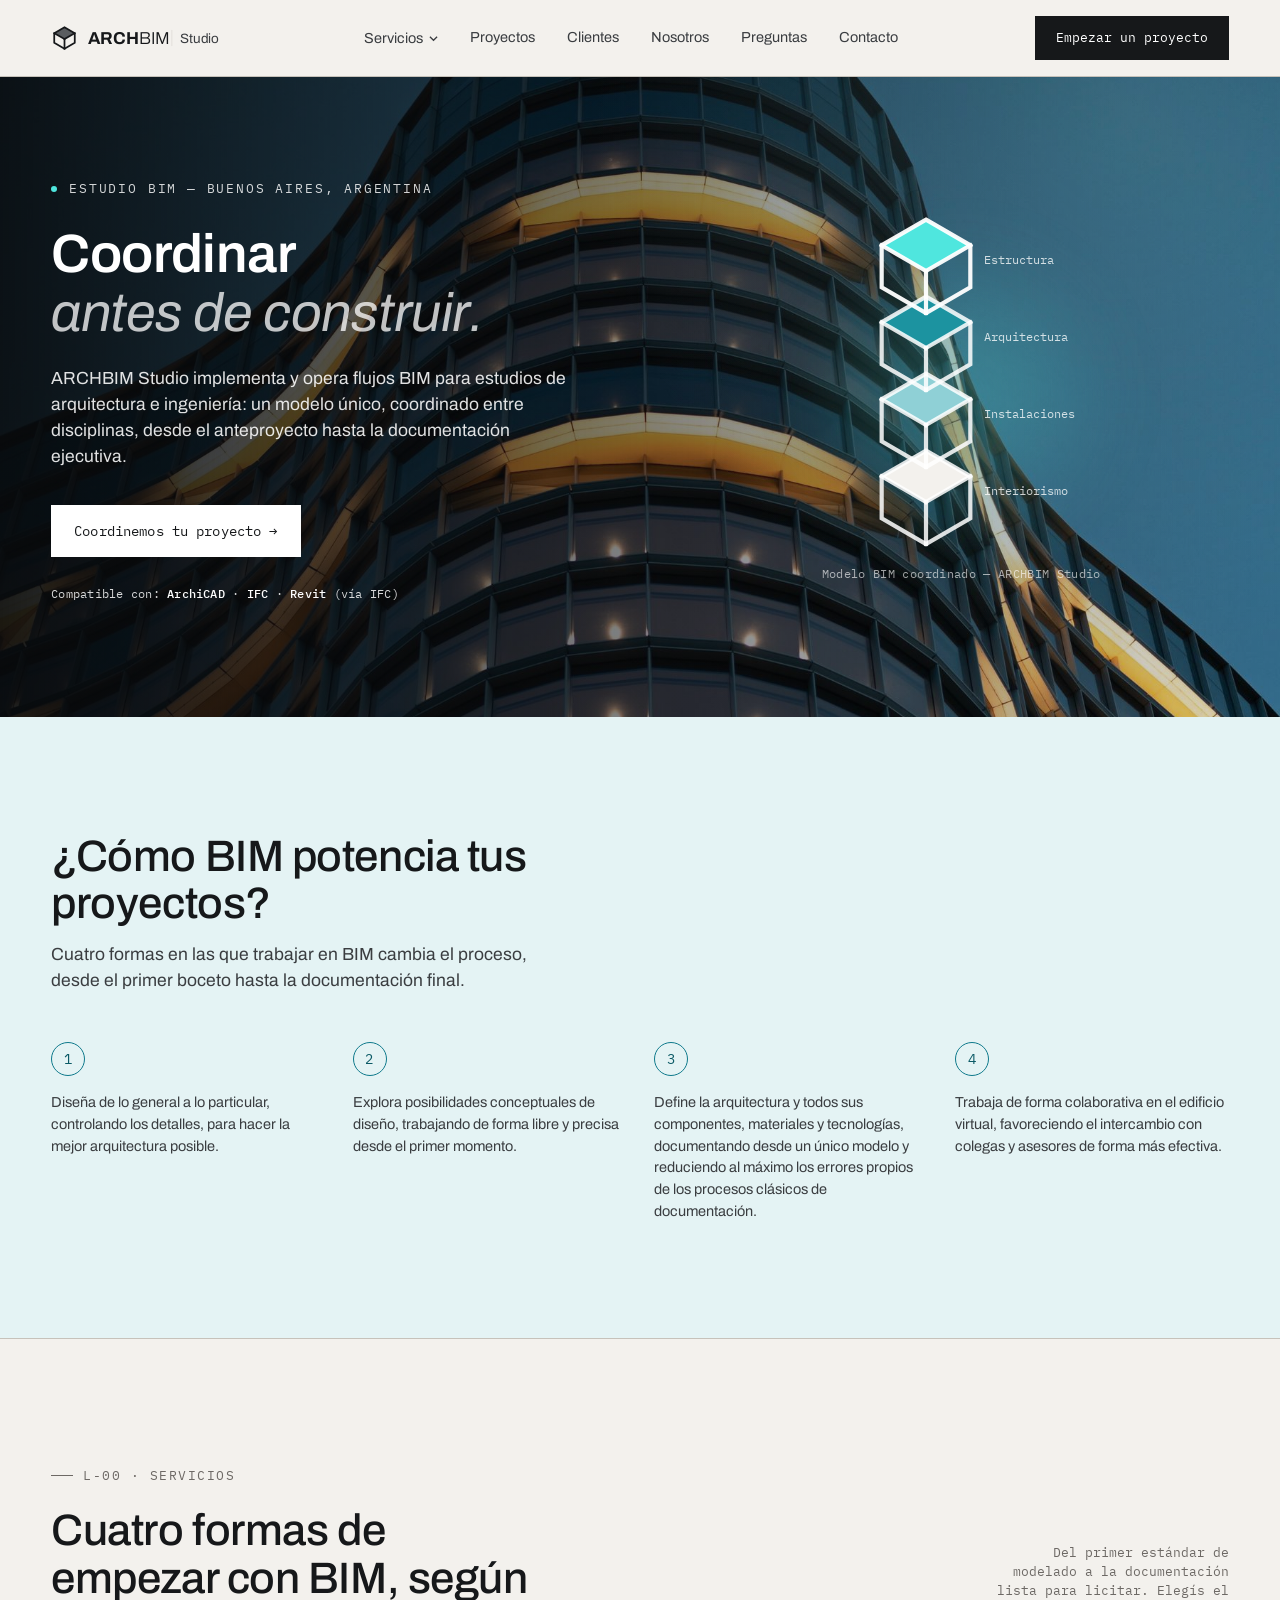
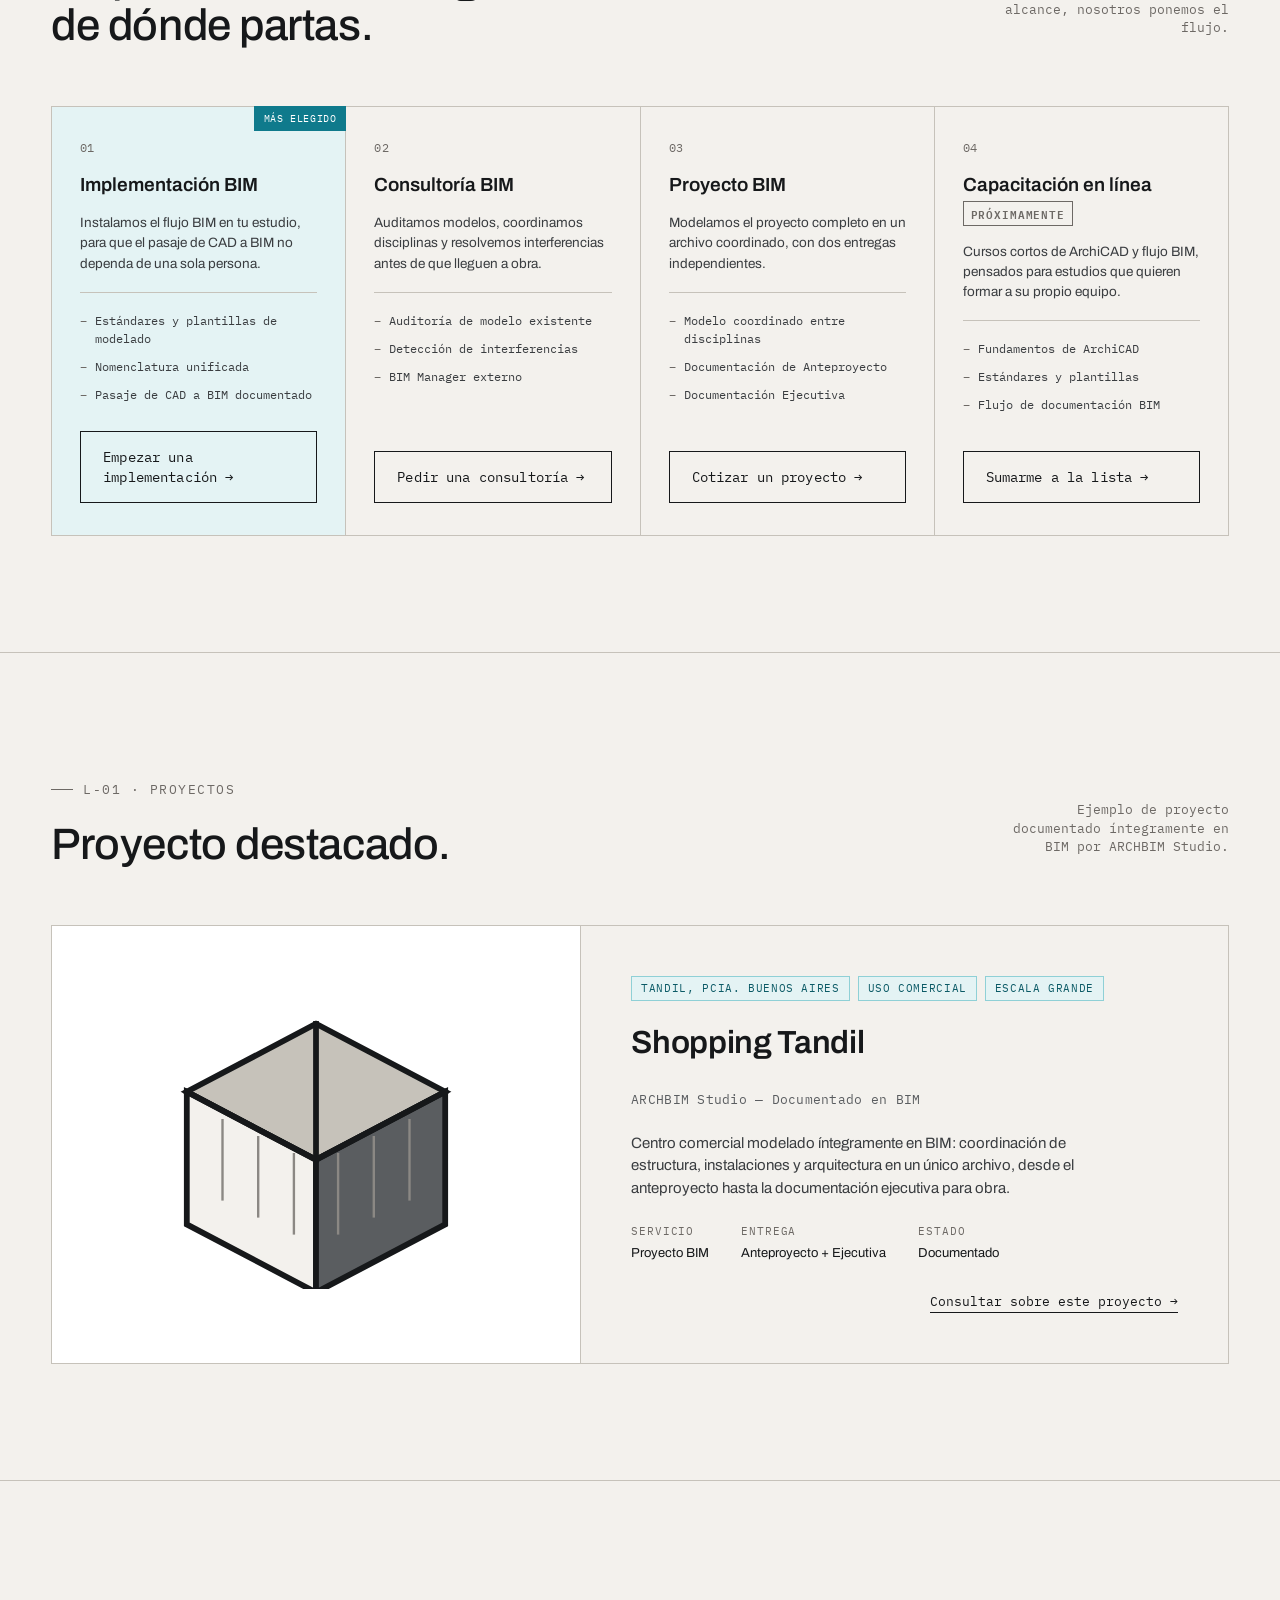
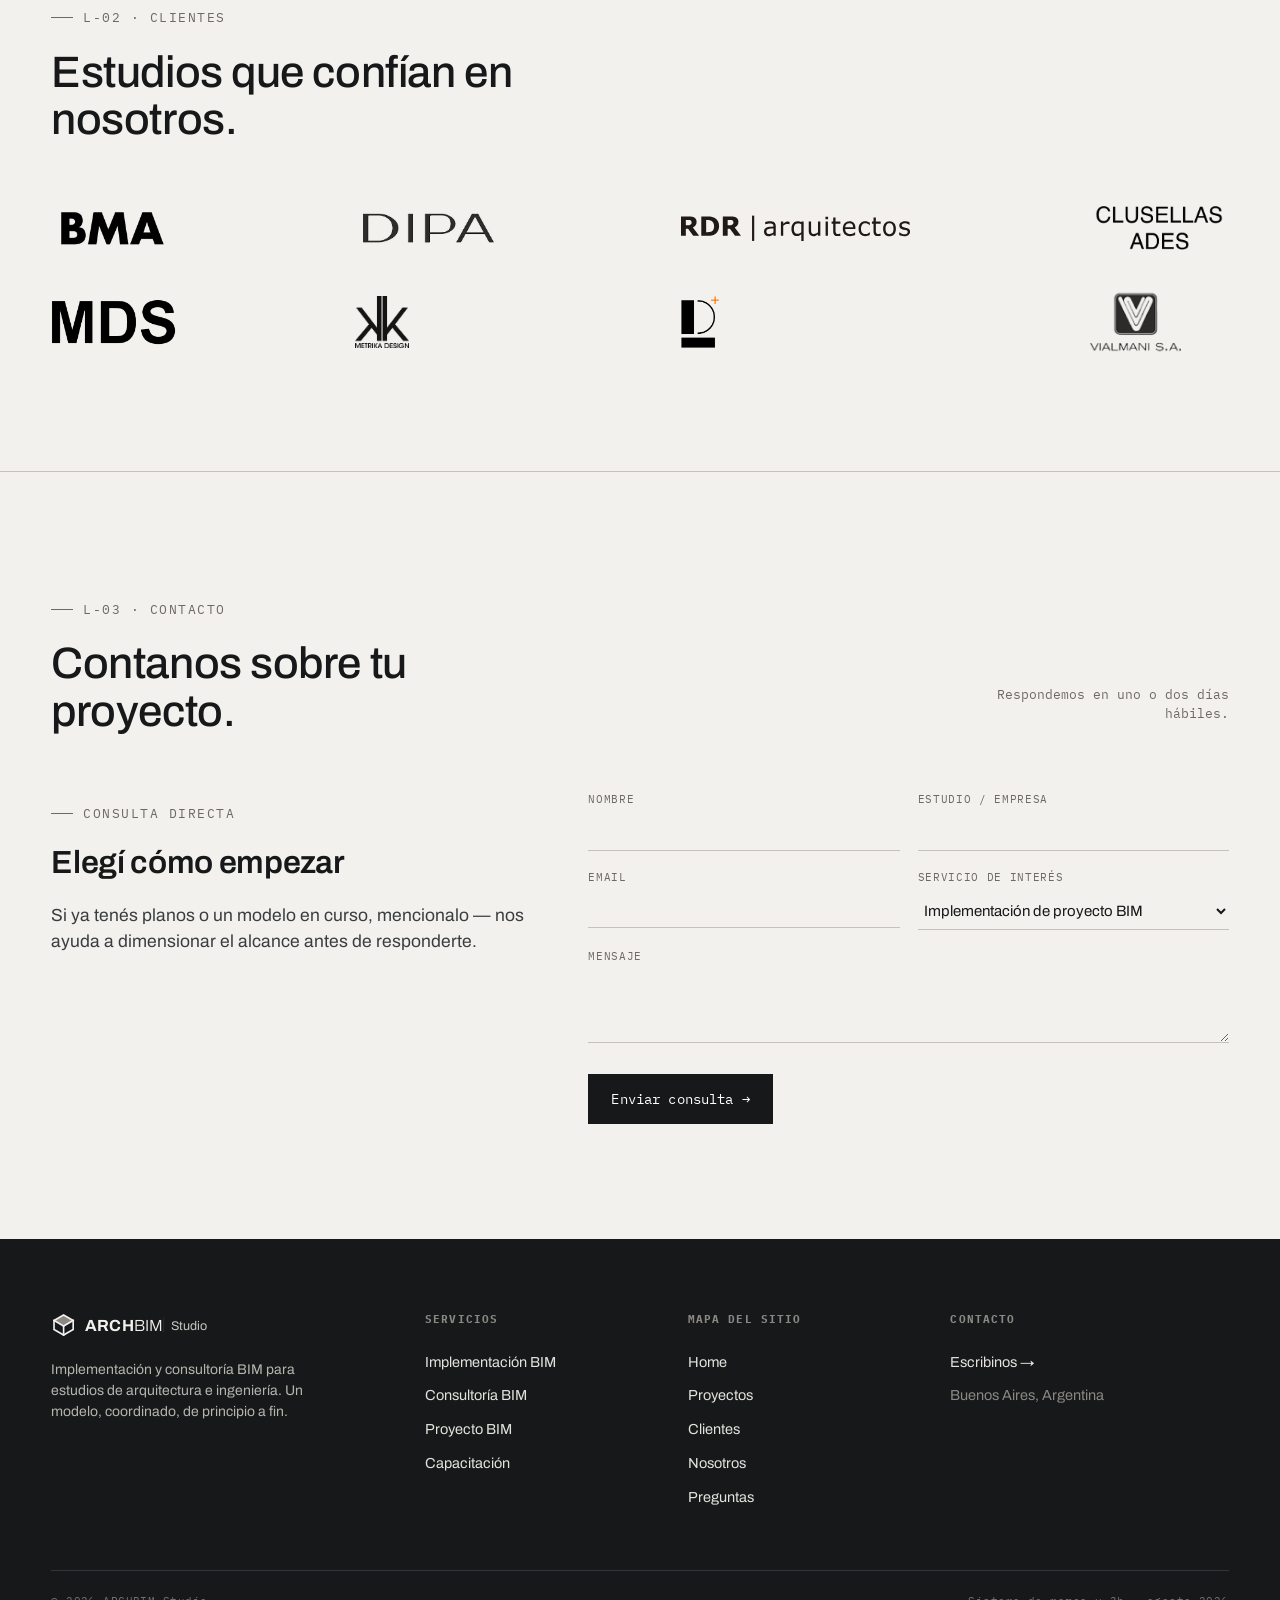
<file: index.html>
<!DOCTYPE html>
<html lang="es-AR">
<head>
<meta charset="UTF-8">
<meta name="viewport" content="width=device-width, initial-scale=1.0">
<title>ARCHBIM Studio — Implementación y consultoría BIM</title>
<meta name="description" content="ARCHBIM Studio implementa y opera flujos BIM para estudios de arquitectura e ingeniería: un modelo único, coordinado, desde el anteproyecto hasta la documentación ejecutiva.">
<meta name="theme-color" content="#0A2A2E">
<meta name="author" content="ARCHBIM Studio">
<link rel="canonical" href="https://archbim.com.ar/">
<meta property="og:type" content="website">
<meta property="og:site_name" content="ARCHBIM Studio">
<meta property="og:url" content="https://archbim.com.ar/">
<meta property="og:title" content="ARCHBIM Studio — Implementación y consultoría BIM">
<meta property="og:description" content="Implementación, consultoría y proyecto BIM para estudios de arquitectura e ingeniería. Un modelo único, coordinado, desde el anteproyecto hasta la documentación ejecutiva. Buenos Aires, Argentina.">
<meta property="og:locale" content="es_AR">
<meta property="og:image" content="https://archbim.com.ar/og-image.png">
<meta property="og:image:width" content="1200">
<meta property="og:image:height" content="630">
<meta property="og:image:alt" content="ARCHBIM Studio — Coordinar antes de construir.">
<meta name="twitter:card" content="summary_large_image">
<meta name="twitter:title" content="ARCHBIM Studio — Implementación y consultoría BIM">
<meta name="twitter:description" content="Implementación, consultoría y proyecto BIM para estudios de arquitectura e ingeniería. Buenos Aires, Argentina.">
<meta name="twitter:image" content="https://archbim.com.ar/og-image.png">
<link rel="icon" type="image/svg+xml" href="data:image/svg+xml,%3Csvg xmlns='http://www.w3.org/2000/svg' viewBox='0 0 64 64'%3E%3Crect width='64' height='64' fill='%2316181A'/%3E%3Cg transform='translate(12,12) scale(0.4)'%3E%3Cg fill='none' stroke='%23F3F1ED' stroke-width='9' stroke-linecap='square' stroke-linejoin='miter'%3E%3Cpolygon points='50,10 88,32 50,54 12,32' fill='%23F3F1ED' stroke='none'/%3E%3Cpolygon points='50,10 88,32 88,68 50,90 12,68 12,32'/%3E%3Cline x1='50' y1='54' x2='50' y2='90'/%3E%3C/g%3E%3C/g%3E%3C/svg%3E">
<link rel="icon" type="image/png" sizes="32x32" href="/favicon-32.png">
<link rel="icon" type="image/png" sizes="16x16" href="/favicon-16.png">
<link rel="apple-touch-icon" sizes="180x180" href="/apple-touch-icon.png">
<link rel="manifest" href="/site.webmanifest">
<link rel="preconnect" href="https://fonts.googleapis.com">
<link rel="preconnect" href="https://fonts.gstatic.com" crossorigin>
<link href="https://fonts.googleapis.com/css2?family=Archivo:ital,wght@0,300;0,400;0,500;0,600;0,700;1,400&family=IBM+Plex+Mono:wght@400;500&display=swap" rel="stylesheet">
<script type="application/ld+json">
{
  "@context": "https://schema.org",
  "@type": "ProfessionalService",
  "name": "ARCHBIM Studio",
  "url": "https://archbim.com.ar/",
  "image": "https://archbim.com.ar/og-image.png",
  "description": "Implementación y consultoría BIM para estudios de arquitectura e ingeniería: coordinación de modelo, documentación de anteproyecto y ejecutiva.",
  "areaServed": {
    "@type": "Country",
    "name": "Argentina"
  },
  "address": {
    "@type": "PostalAddress",
    "addressLocality": "Buenos Aires",
    "addressCountry": "AR"
  },
  "makesOffer": [
    { "@type": "Offer", "itemOffered": { "@type": "Service", "name": "Implementación BIM" } },
    { "@type": "Offer", "itemOffered": { "@type": "Service", "name": "Consultoría BIM" } },
    { "@type": "Offer", "itemOffered": { "@type": "Service", "name": "Proyecto BIM" } },
    { "@type": "Offer", "itemOffered": { "@type": "Service", "name": "Capacitación en línea" } }
  ]
}
</script>
<link rel="stylesheet" href="styles.css">
<noscript><style>.reveal,.lvl{opacity:1 !important; transform:none !important;}</style></noscript>
</head>
<body>

<header>
  <div class="wrap nav">
    <a href="#top" class="brand" aria-label="ARCHBIM Studio — inicio">
      <svg aria-hidden="true" viewBox="0 0 470 80" xmlns="http://www.w3.org/2000/svg">
        <g transform="translate(0,4) scale(0.72)">
          <g fill="none" stroke="#16181A" stroke-width="6.5" stroke-linecap="square" stroke-linejoin="miter">
            <polygon points="50,10 88,32 50,54 12,32" fill="#5A5D60" stroke="none"></polygon>
            <polygon points="50,10 88,32 88,68 50,90 12,68 12,32"></polygon>
            <line x1="50" y1="54" x2="50" y2="90"></line>
            <line x1="50" y1="54" x2="12" y2="32"></line>
            <line x1="50" y1="54" x2="88" y2="32"></line>
          </g>
        </g>
        <text x="98" y="56.5" font-family="Archivo, sans-serif" font-size="46" letter-spacing="0.23" fill="#16181A"><tspan font-weight="700">ARCH</tspan><tspan font-weight="300">BIM</tspan></text>
        <rect x="322" y="18.5" width="1" height="43" fill="#C6C2BA"></rect>
        <text x="344" y="53" font-family="Archivo, sans-serif" font-size="36" font-weight="400" letter-spacing="-0.36" fill="#3A3D40">Studio</text>
      </svg>
    </a>
    <nav class="links">
      <div class="has-dropdown" id="servicesDropdown">
        <button class="dropdown-btn" id="dropdownBtn" aria-expanded="false" aria-controls="dropdownPanel">
          Servicios
          <svg aria-hidden="true" viewBox="0 0 10 6" fill="none"><path d="M1 1L5 5L9 1" stroke="#3A3D40" stroke-width="1.4"/></svg>
        </button>
        <div class="dropdown-panel" id="dropdownPanel">
          <a class="dropdown-item" href="#servicio-implementacion">
            <span class="dtitle"><span class="bubble">B</span>Implementación BIM</span>
            <span class="ddesc">Instalamos el flujo en tu estudio.</span>
          </a>
          <a class="dropdown-item" href="#servicio-consultoria">
            <span class="dtitle"><span class="bubble">C</span>Consultoría BIM</span>
            <span class="ddesc">Coordinación y BIM management.</span>
          </a>
          <a class="dropdown-item" href="#servicio-proyecto">
            <span class="dtitle"><span class="bubble">D</span>Proyecto BIM</span>
            <span class="ddesc">Modelado y documentación completa.</span>
          </a>
          <a class="dropdown-item" href="#servicio-capacitacion">
            <span class="dtitle"><span class="bubble">E</span>Capacitación</span>
            <span class="ddesc">Cursos online — próximamente.</span>
          </a>
          <div class="dropdown-foot"><a href="#servicios">Ver todos los servicios →</a></div>
        </div>
      </div>
      <a href="#proyectos">Proyectos</a>
      <a href="#clientes">Clientes</a>
      <a href="nosotros.html">Nosotros</a>
      <a href="faq.html">Preguntas</a>
      <a href="#contacto">Contacto</a>
    </nav>
    <a href="#contacto" class="nav-cta">Empezar un proyecto</a>
    <button class="burger" id="burgerBtn" aria-label="Abrir menú" aria-expanded="false">
      <span></span><span></span><span></span>
    </button>
  </div>
  <div class="mobile-panel" id="mobilePanel">
    <a href="#servicios">Servicios</a>
    <a href="#servicio-implementacion" class="sub">— Implementación BIM</a>
    <a href="#servicio-consultoria" class="sub">— Consultoría BIM</a>
    <a href="#servicio-proyecto" class="sub">— Proyecto BIM</a>
    <a href="#servicio-capacitacion" class="sub">— Capacitación</a>
    <a href="#proyectos">Proyectos</a>
    <a href="#clientes">Clientes</a>
    <a href="nosotros.html">Nosotros</a>
    <a href="faq.html">Preguntas frecuentes</a>
    <a href="#contacto">Contacto</a>
    <a href="#contacto" class="nav-cta" style="margin-top:16px;text-align:center;">Empezar un proyecto</a>
  </div>
</header>

<main id="top">

  <!-- ================= HERO ================= -->
  <section class="hero">
    <div class="hero-panel">
      <div class="wrap">
        <div class="hero-grid">
          <div class="hero-copy">
            <p class="eyebrow"><span class="dot"></span>Estudio BIM — Buenos Aires, Argentina</p>
            <h1 class="headline"><span class="w">Coordinar</span> <span class="l">antes de construir.</span></h1>
            <p class="lede">ARCHBIM Studio implementa y opera flujos BIM para estudios de arquitectura e ingeniería: un modelo único, coordinado entre disciplinas, desde el anteproyecto hasta la documentación ejecutiva.</p>
            <div class="cta-row">
              <a href="#contacto" class="btn btn-primary">Coordinemos tu proyecto →</a>
            </div>
            <p class="compat-row">Compatible con: <b>ArchiCAD</b> · <b>IFC</b> · <b>Revit</b> (vía IFC)</p>
          </div>

          <div class="hero-visual" id="heroVisual">
            <svg aria-hidden="true" viewBox="0 0 240 300" xmlns="http://www.w3.org/2000/svg">
              <g transform="translate(40,204)">
              <g class="lvl n0">
                <g fill="none" stroke="rgba(255,255,255,0.85)" stroke-width="3.6" stroke-linecap="square" stroke-linejoin="miter">
                  <polygon points="50,10 88,32 50,54 12,32" fill="#F3F1ED" stroke="none"></polygon>
                  <polygon points="50,10 88,32 88,68 50,90 12,68 12,32"></polygon>
                  <line x1="50" y1="54" x2="50" y2="90"></line><line x1="50" y1="54" x2="12" y2="32"></line><line x1="50" y1="54" x2="88" y2="32"></line>
                </g>
                <text x="100" y="48" class="node-label">Interiorismo</text>
              </g>
              </g>

              <g transform="translate(40,138)">
              <g class="lvl n1">
                <g fill="none" stroke="rgba(255,255,255,0.85)" stroke-width="3.6" stroke-linecap="square" stroke-linejoin="miter">
                  <polygon points="50,10 88,32 50,54 12,32" fill="#8FD0D6" stroke="none"></polygon>
                  <polygon points="50,10 88,32 88,68 50,90 12,68 12,32"></polygon>
                  <line x1="50" y1="54" x2="50" y2="90"></line><line x1="50" y1="54" x2="12" y2="32"></line><line x1="50" y1="54" x2="88" y2="32"></line>
                </g>
                <text x="100" y="48" class="node-label">Instalaciones</text>
              </g>
              </g>

              <g transform="translate(40,72)">
              <g class="lvl n2">
                <g fill="none" stroke="rgba(255,255,255,0.85)" stroke-width="3.6" stroke-linecap="square" stroke-linejoin="miter">
                  <polygon points="50,10 88,32 50,54 12,32" fill="#1C93A0" stroke="none"></polygon>
                  <polygon points="50,10 88,32 88,68 50,90 12,68 12,32"></polygon>
                  <line x1="50" y1="54" x2="50" y2="90"></line><line x1="50" y1="54" x2="12" y2="32"></line><line x1="50" y1="54" x2="88" y2="32"></line>
                </g>
                <text x="100" y="48" class="node-label">Arquitectura</text>
              </g>
              </g>

              <g transform="translate(40,6)">
              <g class="lvl n3">
                <g fill="none" stroke="rgba(255,255,255,0.95)" stroke-width="3.6" stroke-linecap="square" stroke-linejoin="miter">
                  <polygon points="50,10 88,32 50,54 12,32" fill="#4FE6DE" stroke="none"></polygon>
                  <polygon points="50,10 88,32 88,68 50,90 12,68 12,32"></polygon>
                  <line x1="50" y1="54" x2="50" y2="90"></line><line x1="50" y1="54" x2="12" y2="32"></line><line x1="50" y1="54" x2="88" y2="32"></line>
                </g>
                <text x="100" y="48" class="node-label">Estructura</text>
              </g>
              </g>
            </svg>
            <p class="hero-caption mono">Modelo BIM coordinado — ARCHBIM Studio</p>
          </div>
        </div>
      </div>
    </div>
  </section>

  <!-- ================= CÓMO BIM POTENCIA TUS PROYECTOS ================= -->
  <section class="sheet potencia-band" id="potencia">
    <div class="wrap">
      <div class="potencia-head reveal">
        <h2>¿Cómo BIM potencia tus proyectos?</h2>
        <p>Cuatro formas en las que trabajar en BIM cambia el proceso, desde el primer boceto hasta la documentación final.</p>
      </div>
      <div class="potencia-grid reveal">
        <div class="potencia-item">
          <span class="bubble mono">1</span>
          <p>Diseña de lo general a lo particular, controlando los detalles, para hacer la mejor arquitectura posible.</p>
        </div>
        <div class="potencia-item">
          <span class="bubble mono">2</span>
          <p>Explora posibilidades conceptuales de diseño, trabajando de forma libre y precisa desde el primer momento.</p>
        </div>
        <div class="potencia-item">
          <span class="bubble mono">3</span>
          <p>Define la arquitectura y todos sus componentes, materiales y tecnologías, documentando desde un único modelo y reduciendo al máximo los errores propios de los procesos clásicos de documentación.</p>
        </div>
        <div class="potencia-item">
          <span class="bubble mono">4</span>
          <p>Trabaja de forma colaborativa en el edificio virtual, favoreciendo el intercambio con colegas y asesores de forma más efectiva.</p>
        </div>
      </div>
    </div>
  </section>

  <!-- ================= SERVICIOS (grid compacto) ================= -->
  <section class="sheet" id="servicios">
    <div class="wrap">
      <div class="sheet-head reveal">
        <div>
          <p class="sheet-label">L-00 · Servicios</p>
          <h2>Cuatro formas de empezar con BIM, según de dónde partas.</h2>
        </div>
        <p class="sheet-note">Del primer estándar de modelado a la documentación lista para licitar. Elegís el alcance, nosotros ponemos el flujo.</p>
      </div>

      <div class="plans reveal">
        <div class="plan-card featured" id="servicio-implementacion">
          <span class="plan-badge">Más elegido</span>
          <span class="num mono">01</span>
          <h4>Implementación BIM</h4>
          <p>Instalamos el flujo BIM en tu estudio, para que el pasaje de CAD a BIM no dependa de una sola persona.</p>
          <div class="plan-list">
            <div>Estándares y plantillas de modelado</div>
            <div>Nomenclatura unificada</div>
            <div>Pasaje de CAD a BIM documentado</div>
          </div>
          <a href="#contacto" class="btn btn-outline" data-service="Implementación de proyecto BIM">Empezar una implementación →</a>
        </div>

        <div class="plan-card" id="servicio-consultoria">
          <span class="num mono">02</span>
          <h4>Consultoría BIM</h4>
          <p>Auditamos modelos, coordinamos disciplinas y resolvemos interferencias antes de que lleguen a obra.</p>
          <div class="plan-list">
            <div>Auditoría de modelo existente</div>
            <div>Detección de interferencias</div>
            <div>BIM Manager externo</div>
          </div>
          <a href="#contacto" class="btn btn-outline" data-service="Consultoría BIM">Pedir una consultoría →</a>
        </div>

        <div class="plan-card" id="servicio-proyecto">
          <span class="num mono">03</span>
          <h4>Proyecto BIM</h4>
          <p>Modelamos el proyecto completo en un archivo coordinado, con dos entregas independientes.</p>
          <div class="plan-list">
            <div>Modelo coordinado entre disciplinas</div>
            <div>Documentación de Anteproyecto</div>
            <div>Documentación Ejecutiva</div>
          </div>
          <a href="#contacto" class="btn btn-outline" data-service="Proyecto BIM">Cotizar un proyecto →</a>
        </div>

        <div class="plan-card" id="servicio-capacitacion">
          <span class="num mono">04</span>
          <h4>Capacitación en línea <span class="badge">Próximamente</span></h4>
          <p>Cursos cortos de ArchiCAD y flujo BIM, pensados para estudios que quieren formar a su propio equipo.</p>
          <div class="plan-list">
            <div>Fundamentos de ArchiCAD</div>
            <div>Estándares y plantillas</div>
            <div>Flujo de documentación BIM</div>
          </div>
          <a href="#contacto" class="btn btn-outline" data-service="Capacitación en línea">Sumarme a la lista →</a>
        </div>
      </div>
    </div>
  </section>

  <!-- ================= PROYECTOS ================= -->
  <section class="sheet" id="proyectos">
    <div class="wrap">
      <div class="sheet-head reveal">
        <div>
          <p class="sheet-label">L-01 · Proyectos</p>
          <h2>Proyecto destacado.</h2>
        </div>
        <p class="sheet-note">Ejemplo de proyecto documentado íntegramente en BIM por ARCHBIM Studio.</p>
      </div>

      <div class="case reveal">
        <div class="case-art">
          <svg aria-hidden="true" viewBox="0 0 200 170" xmlns="http://www.w3.org/2000/svg">
            <g fill="none" stroke="#16181A" stroke-width="3.4" stroke-linecap="square" stroke-linejoin="miter">
              <polygon points="100,14 176,54 100,94 24,54" fill="#C6C2BA" stroke="#16181A"></polygon>
              <polygon points="24,54 24,132 100,172 100,94" fill="#F3F1ED"></polygon>
              <polygon points="176,54 176,132 100,172 100,94" fill="#5A5D60"></polygon>
              <line x1="100" y1="14" x2="100" y2="94"></line>
              <line x1="24" y1="54" x2="100" y2="94"></line>
              <line x1="176" y1="54" x2="100" y2="94"></line>
            </g>
            <g stroke="#8B8884" stroke-width="1.4">
              <line x1="45" y1="70" x2="45" y2="118"></line>
              <line x1="66" y1="80" x2="66" y2="128"></line>
              <line x1="87" y1="90" x2="87" y2="138"></line>
              <line x1="113" y1="90" x2="113" y2="138"></line>
              <line x1="134" y1="80" x2="134" y2="128"></line>
              <line x1="155" y1="70" x2="155" y2="118"></line>
            </g>
          </svg>
        </div>
        <div class="case-body">
          <div class="tags">
            <span class="tag">Tandil, Pcia. Buenos Aires</span>
            <span class="tag">Uso comercial</span>
            <span class="tag">Escala grande</span>
          </div>
          <h3>Shopping Tandil</h3>
          <p class="case-loc mono">ARCHBIM Studio — Documentado en BIM</p>
          <p class="desc">Centro comercial modelado íntegramente en BIM: coordinación de estructura, instalaciones y arquitectura en un único archivo, desde el anteproyecto hasta la documentación ejecutiva para obra.</p>
          <div class="case-meta">
            <div><div class="k">Servicio</div>Proyecto BIM</div>
            <div><div class="k">Entrega</div>Anteproyecto + Ejecutiva</div>
            <div><div class="k">Estado</div>Documentado</div>
          </div>
          <div class="case-cta"><a href="#contacto" class="alt-link">Consultar sobre este proyecto →</a></div>
        </div>
      </div>
    </div>
  </section>

  <!-- ================= CLIENTES ================= -->
  <section class="sheet" id="clientes">
    <div class="wrap">
      <div class="sheet-head reveal">
        <div>
          <p class="sheet-label">L-02 · Clientes</p>
          <h2>Estudios que confían en nosotros.</h2>
        </div>
      </div>

      <div class="clients reveal">
        <div class="client"><img class="client-logo" src="logos/logo-bma.png" alt="BMA Arquitectos Asociados"></div>
        <div class="client"><img class="client-logo" src="logos/logo-dipa.png" alt="DIPA Arquitectos"></div>
        <div class="client"><img class="client-logo" src="logos/logo-rdr.svg" alt="RDR Arquitectos"></div>
        <div class="client"><img class="client-logo" src="logos/logo-clusellas.png" alt="Estudio Clusellas — Clusellas + Ades"></div>
        <div class="client"><img class="client-logo" src="logos/logo-mds-v2.png" alt="MDS Oficina de Arquitectura"></div>
        <div class="client"><img class="client-logo" src="logos/logo-metrika.png" alt="Metrika Ltda. — Miami, FL, USA"></div>
        <div class="client"><img class="client-logo" src="logos/logo-lamas-v2.png" alt="Lamas Ingeniería"></div>
        <div class="client"><img class="client-logo client-logo-boost" src="logos/logo-vialmani.png" alt="Vialmani S.A."></div>
      </div>
    </div>
  </section>

  <!-- ================= CONTACTO ================= -->
  <section class="sheet" id="contacto">
    <div class="wrap">
      <div class="sheet-head reveal">
        <div>
          <p class="sheet-label">L-03 · Contacto</p>
          <h2>Contanos sobre tu proyecto.</h2>
        </div>
        <p class="sheet-note">Respondemos en uno o dos días hábiles.</p>
      </div>

      <div class="form-panel reveal" id="contact-form">
        <div>
          <p class="sheet-label" style="margin-bottom:16px;">Consulta directa</p>
          <h3>Elegí cómo empezar</h3>
          <p class="lede">Si ya tenés planos o un modelo en curso, mencionalo — nos ayuda a dimensionar el alcance antes de responderte.</p>
        </div>
        <form id="archbimForm">
          <div class="field-row">
            <div class="field">
              <label for="f-name">Nombre</label>
              <input id="f-name" type="text" required>
            </div>
            <div class="field">
              <label for="f-studio">Estudio / empresa</label>
              <input id="f-studio" type="text">
            </div>
          </div>
          <div class="field-row">
            <div class="field">
              <label for="f-email">Email</label>
              <input id="f-email" type="email" required>
            </div>
            <div class="field">
              <label for="f-service">Servicio de interés</label>
              <select id="f-service">
                <option>Implementación de proyecto BIM</option>
                <option>Consultoría BIM</option>
                <option>Proyecto BIM</option>
                <option>Capacitación en línea</option>
              </select>
            </div>
          </div>
          <div class="field">
            <label for="f-msg">Mensaje</label>
            <textarea id="f-msg" rows="3"></textarea>
          </div>
          <div class="submit-row">
            <button type="submit" class="btn btn-primary">Enviar consulta →</button>
            <span id="form-msg"></span>
          </div>
        </form>
      </div>
    </div>
  </section>

</main>

<footer>
  <div class="wrap">
    <div class="foot-grid">
      <div class="foot-brand">
        <svg aria-hidden="true" viewBox="0 0 470 80" xmlns="http://www.w3.org/2000/svg">
          <g transform="translate(0,4) scale(0.72)">
            <g fill="none" stroke="#F3F1ED" stroke-width="6.5" stroke-linecap="square" stroke-linejoin="miter">
              <polygon points="50,10 88,32 50,54 12,32" fill="#8B8884" stroke="none"></polygon>
              <polygon points="50,10 88,32 88,68 50,90 12,68 12,32"></polygon>
              <line x1="50" y1="54" x2="50" y2="90"></line>
              <line x1="50" y1="54" x2="12" y2="32"></line>
              <line x1="50" y1="54" x2="88" y2="32"></line>
            </g>
          </g>
          <text x="98" y="56.5" font-family="Archivo, sans-serif" font-size="46" letter-spacing="0.23" fill="#F3F1ED"><tspan font-weight="700">ARCH</tspan><tspan font-weight="300">BIM</tspan></text>
          <rect x="322" y="18.5" width="1" height="43" fill="#4A4D50"></rect>
          <text x="344" y="53" font-family="Archivo, sans-serif" font-size="36" font-weight="400" letter-spacing="-0.36" fill="#C9C6C0">Studio</text>
        </svg>
        <p>Implementación y consultoría BIM para estudios de arquitectura e ingeniería. Un modelo, coordinado, de principio a fin.</p>
      </div>
      <div class="foot-col">
        <h5>Servicios</h5>
        <a href="#servicio-implementacion">Implementación BIM</a>
        <a href="#servicio-consultoria">Consultoría BIM</a>
        <a href="#servicio-proyecto">Proyecto BIM</a>
        <a href="#servicio-capacitacion">Capacitación</a>
      </div>
      <div class="foot-col">
        <h5>Mapa del sitio</h5>
        <a href="#top">Home</a>
        <a href="#proyectos">Proyectos</a>
        <a href="#clientes">Clientes</a>
        <a href="nosotros.html">Nosotros</a>
        <a href="faq.html">Preguntas</a>
      </div>
      <div class="foot-col">
        <h5>Contacto</h5>
        <a href="#contact-form">Escribinos →</a>
        <span style="display:block;color:#8B8884;font-size:14.5px;padding:6px 0;">Buenos Aires, Argentina</span>
      </div>
    </div>
    <div class="foot-bottom">
      <span>© 2026 ARCHBIM Studio</span>
      <span>Sistema de marca v.3b — agosto 2026</span>
    </div>
  </div>
</footer>

<script src="main.js"></script>
<script>
  // contact form: prefill service from links across the page, fake submit
  document.querySelectorAll('[data-service]').forEach(link=>{
    link.addEventListener('click', ()=>{
      const svc = link.getAttribute('data-service');
      const sel = document.getElementById('f-service');
      for(const opt of sel.options){ if(opt.value === svc){ sel.value = svc; break; } }
    });
  });

  const form = document.getElementById('archbimForm');
  const msg = document.getElementById('form-msg');
  form.addEventListener('submit', (e)=>{
    e.preventDefault();
    msg.textContent = 'Gracias — te respondemos por email a la brevedad.';
    form.reset();
  });
</script>

</body>
</html>
</file>
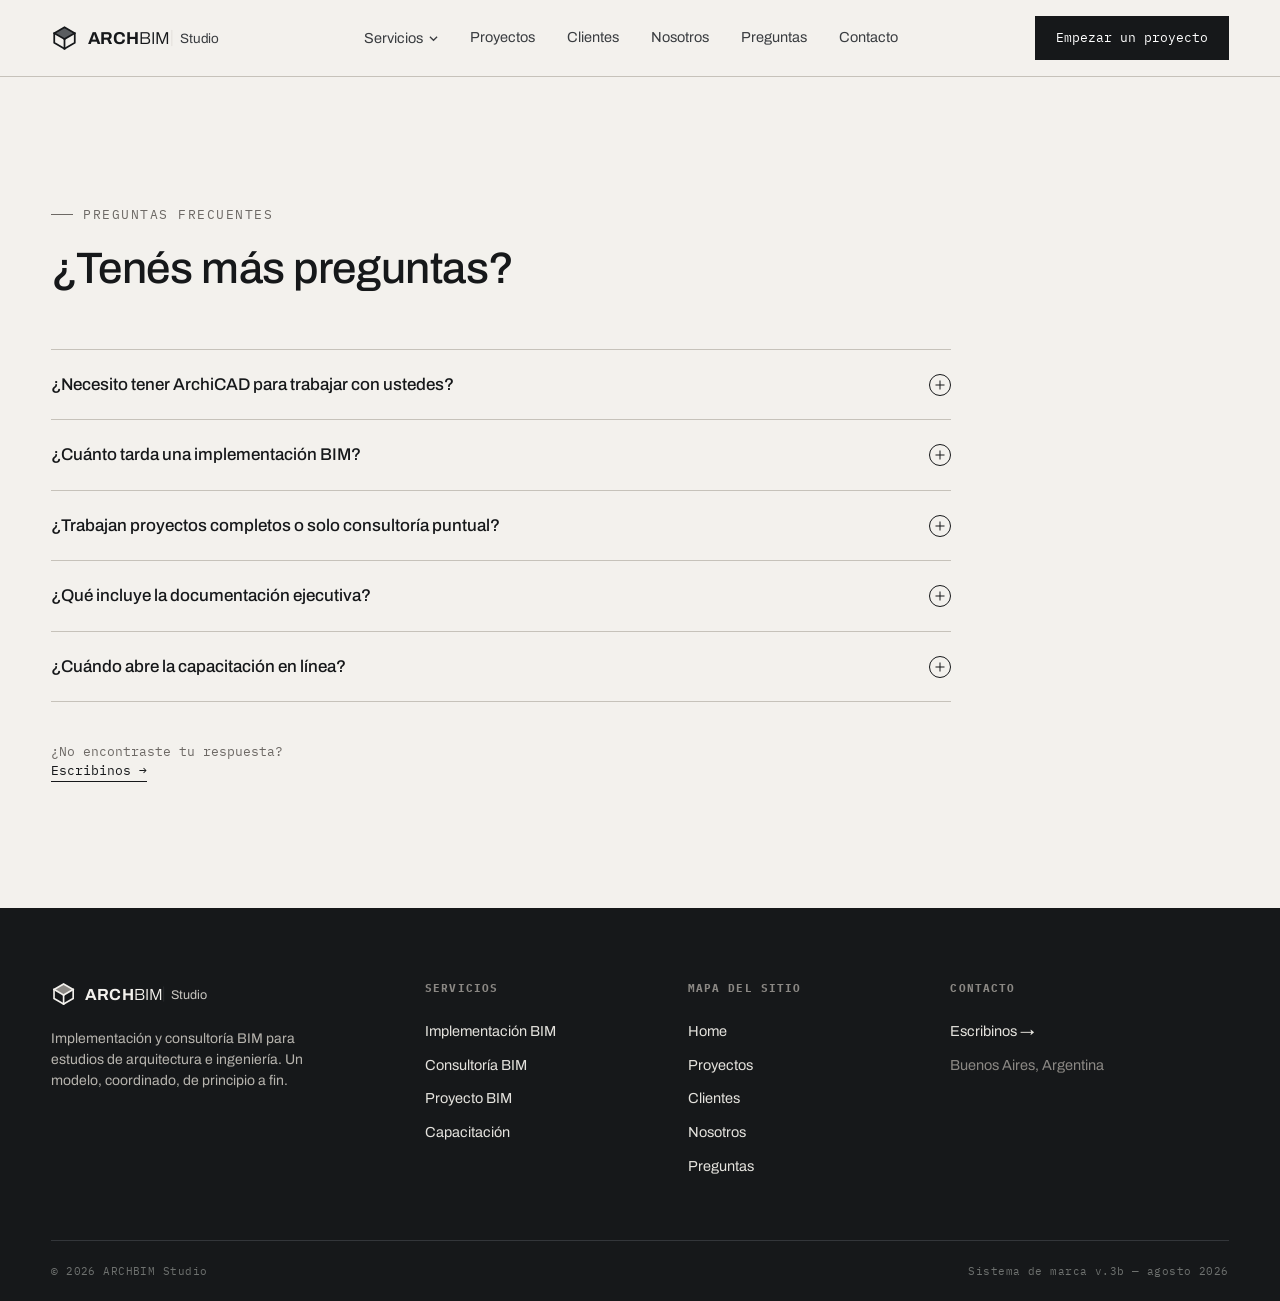
<file: faq.html>
<!DOCTYPE html>
<html lang="es-AR">
<head>
<meta charset="UTF-8">
<meta name="viewport" content="width=device-width, initial-scale=1.0">
<title>Preguntas frecuentes — ARCHBIM Studio</title>
<meta name="description" content="Respuestas a las preguntas más comunes sobre implementación BIM, plazos, software compatible y documentación con ARCHBIM Studio.">
<meta name="theme-color" content="#0A2A2E">
<meta name="author" content="ARCHBIM Studio">
<link rel="canonical" href="https://archbim.com.ar/faq.html">
<meta property="og:type" content="website">
<meta property="og:site_name" content="ARCHBIM Studio">
<meta property="og:url" content="https://archbim.com.ar/faq.html">
<meta property="og:title" content="Preguntas frecuentes — ARCHBIM Studio">
<meta property="og:description" content="Respuestas a las preguntas más comunes sobre implementación BIM, plazos, software compatible y documentación con ARCHBIM Studio.">
<meta property="og:locale" content="es_AR">
<meta property="og:image" content="https://archbim.com.ar/og-image.png">
<meta property="og:image:width" content="1200">
<meta property="og:image:height" content="630">
<meta property="og:image:alt" content="ARCHBIM Studio — Coordinar antes de construir.">
<meta name="twitter:card" content="summary_large_image">
<meta name="twitter:title" content="Preguntas frecuentes — ARCHBIM Studio">
<meta name="twitter:description" content="Respuestas a las preguntas más comunes sobre implementación BIM, plazos, software compatible y documentación con ARCHBIM Studio.">
<meta name="twitter:image" content="https://archbim.com.ar/og-image.png">
<link rel="icon" type="image/svg+xml" href="data:image/svg+xml,%3Csvg xmlns='http://www.w3.org/2000/svg' viewBox='0 0 64 64'%3E%3Crect width='64' height='64' fill='%2316181A'/%3E%3Cg transform='translate(12,12) scale(0.4)'%3E%3Cg fill='none' stroke='%23F3F1ED' stroke-width='9' stroke-linecap='square' stroke-linejoin='miter'%3E%3Cpolygon points='50,10 88,32 50,54 12,32' fill='%23F3F1ED' stroke='none'/%3E%3Cpolygon points='50,10 88,32 88,68 50,90 12,68 12,32'/%3E%3Cline x1='50' y1='54' x2='50' y2='90'/%3E%3C/g%3E%3C/g%3E%3C/svg%3E">
<link rel="icon" type="image/png" sizes="32x32" href="/favicon-32.png">
<link rel="icon" type="image/png" sizes="16x16" href="/favicon-16.png">
<link rel="apple-touch-icon" sizes="180x180" href="/apple-touch-icon.png">
<link rel="manifest" href="/site.webmanifest">
<link rel="preconnect" href="https://fonts.googleapis.com">
<link rel="preconnect" href="https://fonts.gstatic.com" crossorigin>
<link href="https://fonts.googleapis.com/css2?family=Archivo:ital,wght@0,300;0,400;0,500;0,600;0,700;1,400&family=IBM+Plex+Mono:wght@400;500&display=swap" rel="stylesheet">
<link rel="stylesheet" href="styles.css">
<script type="application/ld+json">
{
  "@context": "https://schema.org",
  "@type": "FAQPage",
  "mainEntity": [
    {
      "@type": "Question",
      "name": "¿Necesito tener ArchiCAD para trabajar con ustedes?",
      "acceptedAnswer": { "@type": "Answer", "text": "No. Nosotros modelamos en ArchiCAD, pero coordinamos con estudios que trabajan en Revit u otro software BIM mediante formatos abiertos (IFC)." }
    },
    {
      "@type": "Question",
      "name": "¿Cuánto tarda una implementación BIM?",
      "acceptedAnswer": { "@type": "Answer", "text": "Depende del tamaño del estudio y de cuántas plantillas y estándares ya tengan armados. En general, entre 4 y 8 semanas para dejar el flujo funcionando sobre un proyecto piloto." }
    },
    {
      "@type": "Question",
      "name": "¿Trabajan proyectos completos o solo consultoría puntual?",
      "acceptedAnswer": { "@type": "Answer", "text": "Las dos cosas. Podemos modelar tu proyecto de punta a punta, o sumarnos como BIM Manager externo en un proyecto que ya está en curso." }
    },
    {
      "@type": "Question",
      "name": "¿Qué incluye la documentación ejecutiva?",
      "acceptedAnswer": { "@type": "Answer", "text": "Planos técnicos, detalles constructivos y cómputos, listos para licitar y construir — generados desde el mismo modelo que la documentación de anteproyecto." }
    },
    {
      "@type": "Question",
      "name": "¿Cuándo abre la capacitación en línea?",
      "acceptedAnswer": { "@type": "Answer", "text": "Está en desarrollo. Dejanos tu contacto en el formulario y te avisamos apenas esté disponible." }
    }
  ]
}
</script>
<style>
  .faq-hero{ padding:clamp(64px,9vw,120px) 0 0; }
</style>
</head>
<body>

<header>
  <div class="wrap nav">
    <a href="index.html" class="brand" aria-label="ARCHBIM Studio — inicio">
      <svg aria-hidden="true" viewBox="0 0 470 80" xmlns="http://www.w3.org/2000/svg">
        <g transform="translate(0,4) scale(0.72)">
          <g fill="none" stroke="#16181A" stroke-width="6.5" stroke-linecap="square" stroke-linejoin="miter">
            <polygon points="50,10 88,32 50,54 12,32" fill="#5A5D60" stroke="none"></polygon>
            <polygon points="50,10 88,32 88,68 50,90 12,68 12,32"></polygon>
            <line x1="50" y1="54" x2="50" y2="90"></line>
            <line x1="50" y1="54" x2="12" y2="32"></line>
            <line x1="50" y1="54" x2="88" y2="32"></line>
          </g>
        </g>
        <text x="98" y="56.5" font-family="Archivo, sans-serif" font-size="46" letter-spacing="0.23" fill="#16181A"><tspan font-weight="700">ARCH</tspan><tspan font-weight="300">BIM</tspan></text>
        <rect x="322" y="18.5" width="1" height="43" fill="#C6C2BA"></rect>
        <text x="344" y="53" font-family="Archivo, sans-serif" font-size="36" font-weight="400" letter-spacing="-0.36" fill="#3A3D40">Studio</text>
      </svg>
    </a>
    <nav class="links">
      <div class="has-dropdown" id="servicesDropdown">
        <button class="dropdown-btn" id="dropdownBtn" aria-expanded="false" aria-controls="dropdownPanel">
          Servicios
          <svg aria-hidden="true" viewBox="0 0 10 6" fill="none"><path d="M1 1L5 5L9 1" stroke="#3A3D40" stroke-width="1.4"/></svg>
        </button>
        <div class="dropdown-panel" id="dropdownPanel">
          <a class="dropdown-item" href="index.html#servicio-implementacion">
            <span class="dtitle"><span class="bubble">B</span>Implementación BIM</span>
            <span class="ddesc">Instalamos el flujo en tu estudio.</span>
          </a>
          <a class="dropdown-item" href="index.html#servicio-consultoria">
            <span class="dtitle"><span class="bubble">C</span>Consultoría BIM</span>
            <span class="ddesc">Coordinación y BIM management.</span>
          </a>
          <a class="dropdown-item" href="index.html#servicio-proyecto">
            <span class="dtitle"><span class="bubble">D</span>Proyecto BIM</span>
            <span class="ddesc">Modelado y documentación completa.</span>
          </a>
          <a class="dropdown-item" href="index.html#servicio-capacitacion">
            <span class="dtitle"><span class="bubble">E</span>Capacitación</span>
            <span class="ddesc">Cursos online — próximamente.</span>
          </a>
          <div class="dropdown-foot"><a href="index.html#servicios">Ver todos los servicios →</a></div>
        </div>
      </div>
      <a href="index.html#proyectos">Proyectos</a>
      <a href="index.html#clientes">Clientes</a>
      <a href="nosotros.html">Nosotros</a>
      <a href="faq.html">Preguntas</a>
      <a href="index.html#contacto">Contacto</a>
    </nav>
    <a href="index.html#contacto" class="nav-cta">Empezar un proyecto</a>
    <button class="burger" id="burgerBtn" aria-label="Abrir menú" aria-expanded="false">
      <span></span><span></span><span></span>
    </button>
  </div>
  <div class="mobile-panel" id="mobilePanel">
    <a href="index.html#servicios">Servicios</a>
    <a href="index.html#servicio-implementacion" class="sub">— Implementación BIM</a>
    <a href="index.html#servicio-consultoria" class="sub">— Consultoría BIM</a>
    <a href="index.html#servicio-proyecto" class="sub">— Proyecto BIM</a>
    <a href="index.html#servicio-capacitacion" class="sub">— Capacitación</a>
    <a href="index.html#proyectos">Proyectos</a>
    <a href="index.html#clientes">Clientes</a>
    <a href="nosotros.html">Nosotros</a>
    <a href="faq.html">Preguntas frecuentes</a>
    <a href="index.html#contacto">Contacto</a>
    <a href="index.html#contacto" class="nav-cta" style="margin-top:16px;text-align:center;">Empezar un proyecto</a>
  </div>
</header>

<main>

  <section class="sheet faq-hero">
    <div class="wrap">
      <div class="sheet-head reveal">
        <div>
          <p class="sheet-label">Preguntas frecuentes</p>
          <h2>¿Tenés más preguntas?</h2>
        </div>
      </div>

      <div class="faq reveal">
        <details>
          <summary>¿Necesito tener ArchiCAD para trabajar con ustedes?<span class="plus"></span></summary>
          <p class="faq-a">No. Nosotros modelamos en ArchiCAD, pero coordinamos con estudios que trabajan en Revit u otro software BIM mediante formatos abiertos (IFC).</p>
        </details>
        <details>
          <summary>¿Cuánto tarda una implementación BIM?<span class="plus"></span></summary>
          <p class="faq-a">Depende del tamaño del estudio y de cuántas plantillas y estándares ya tengan armados. En general, entre 4 y 8 semanas para dejar el flujo funcionando sobre un proyecto piloto.</p>
        </details>
        <details>
          <summary>¿Trabajan proyectos completos o solo consultoría puntual?<span class="plus"></span></summary>
          <p class="faq-a">Las dos cosas. Podemos modelar tu proyecto de punta a punta, o sumarnos como BIM Manager externo en un proyecto que ya está en curso.</p>
        </details>
        <details>
          <summary>¿Qué incluye la documentación ejecutiva?<span class="plus"></span></summary>
          <p class="faq-a">Planos técnicos, detalles constructivos y cómputos, listos para licitar y construir — generados desde el mismo modelo que la documentación de anteproyecto.</p>
        </details>
        <details>
          <summary>¿Cuándo abre la capacitación en línea?<span class="plus"></span></summary>
          <p class="faq-a">Está en desarrollo. Dejanos tu contacto en el formulario y te avisamos apenas esté disponible.</p>
        </details>
      </div>

      <p class="sheet-note reveal" style="text-align:left; margin-top:40px;">¿No encontraste tu respuesta? <a href="index.html#contacto" class="alt-link">Escribinos →</a></p>
    </div>
  </section>

</main>

<footer>
  <div class="wrap">
    <div class="foot-grid">
      <div class="foot-brand">
        <svg aria-hidden="true" viewBox="0 0 470 80" xmlns="http://www.w3.org/2000/svg">
          <g transform="translate(0,4) scale(0.72)">
            <g fill="none" stroke="#F3F1ED" stroke-width="6.5" stroke-linecap="square" stroke-linejoin="miter">
              <polygon points="50,10 88,32 50,54 12,32" fill="#8B8884" stroke="none"></polygon>
              <polygon points="50,10 88,32 88,68 50,90 12,68 12,32"></polygon>
              <line x1="50" y1="54" x2="50" y2="90"></line>
              <line x1="50" y1="54" x2="12" y2="32"></line>
              <line x1="50" y1="54" x2="88" y2="32"></line>
            </g>
          </g>
          <text x="98" y="56.5" font-family="Archivo, sans-serif" font-size="46" letter-spacing="0.23" fill="#F3F1ED"><tspan font-weight="700">ARCH</tspan><tspan font-weight="300">BIM</tspan></text>
          <rect x="322" y="18.5" width="1" height="43" fill="#4A4D50"></rect>
          <text x="344" y="53" font-family="Archivo, sans-serif" font-size="36" font-weight="400" letter-spacing="-0.36" fill="#C9C6C0">Studio</text>
        </svg>
        <p>Implementación y consultoría BIM para estudios de arquitectura e ingeniería. Un modelo, coordinado, de principio a fin.</p>
      </div>
      <div class="foot-col">
        <h5>Servicios</h5>
        <a href="index.html#servicio-implementacion">Implementación BIM</a>
        <a href="index.html#servicio-consultoria">Consultoría BIM</a>
        <a href="index.html#servicio-proyecto">Proyecto BIM</a>
        <a href="index.html#servicio-capacitacion">Capacitación</a>
      </div>
      <div class="foot-col">
        <h5>Mapa del sitio</h5>
        <a href="index.html">Home</a>
        <a href="index.html#proyectos">Proyectos</a>
        <a href="index.html#clientes">Clientes</a>
        <a href="nosotros.html">Nosotros</a>
        <a href="faq.html">Preguntas</a>
      </div>
      <div class="foot-col">
        <h5>Contacto</h5>
        <a href="index.html#contact-form">Escribinos →</a>
        <span style="display:block;color:#8B8884;font-size:14.5px;padding:6px 0;">Buenos Aires, Argentina</span>
      </div>
    </div>
    <div class="foot-bottom">
      <span>© 2026 ARCHBIM Studio</span>
      <span>Sistema de marca v.3b — agosto 2026</span>
    </div>
  </div>
</footer>

<script src="main.js"></script>

</body>
</html>
</file>
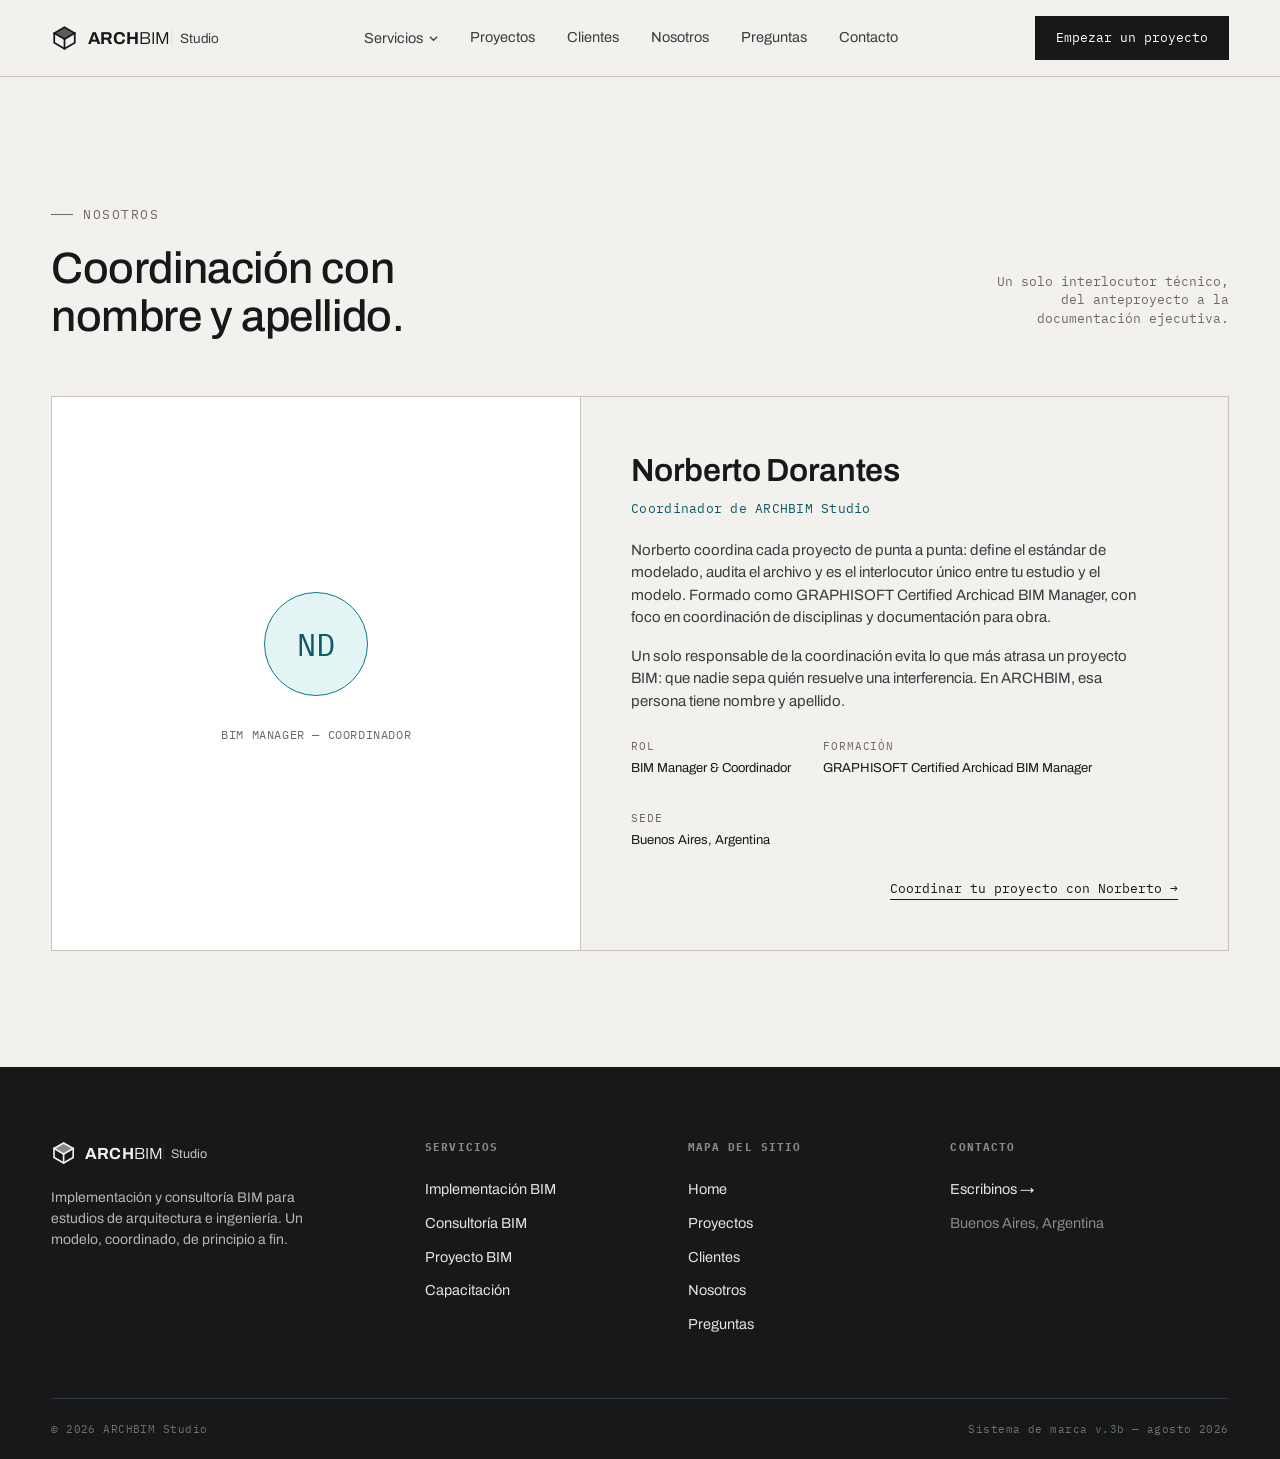
<file: nosotros.html>
<!DOCTYPE html>
<html lang="es-AR">
<head>
<meta charset="UTF-8">
<meta name="viewport" content="width=device-width, initial-scale=1.0">
<title>Nosotros — ARCHBIM Studio</title>
<meta name="description" content="Norberto Dorantes coordina ARCHBIM Studio: un solo interlocutor técnico, del anteproyecto a la documentación ejecutiva.">
<meta name="theme-color" content="#0A2A2E">
<meta name="author" content="ARCHBIM Studio">
<link rel="canonical" href="https://archbim.com.ar/nosotros.html">
<meta property="og:type" content="website">
<meta property="og:site_name" content="ARCHBIM Studio">
<meta property="og:url" content="https://archbim.com.ar/nosotros.html">
<meta property="og:title" content="Nosotros — ARCHBIM Studio">
<meta property="og:description" content="Norberto Dorantes coordina ARCHBIM Studio: un solo interlocutor técnico, del anteproyecto a la documentación ejecutiva.">
<meta property="og:locale" content="es_AR">
<meta property="og:image" content="https://archbim.com.ar/og-image.png">
<meta property="og:image:width" content="1200">
<meta property="og:image:height" content="630">
<meta property="og:image:alt" content="ARCHBIM Studio — Coordinar antes de construir.">
<meta name="twitter:card" content="summary_large_image">
<meta name="twitter:title" content="Nosotros — ARCHBIM Studio">
<meta name="twitter:description" content="Norberto Dorantes coordina ARCHBIM Studio: un solo interlocutor técnico, del anteproyecto a la documentación ejecutiva.">
<meta name="twitter:image" content="https://archbim.com.ar/og-image.png">
<link rel="icon" type="image/svg+xml" href="data:image/svg+xml,%3Csvg xmlns='http://www.w3.org/2000/svg' viewBox='0 0 64 64'%3E%3Crect width='64' height='64' fill='%2316181A'/%3E%3Cg transform='translate(12,12) scale(0.4)'%3E%3Cg fill='none' stroke='%23F3F1ED' stroke-width='9' stroke-linecap='square' stroke-linejoin='miter'%3E%3Cpolygon points='50,10 88,32 50,54 12,32' fill='%23F3F1ED' stroke='none'/%3E%3Cpolygon points='50,10 88,32 88,68 50,90 12,68 12,32'/%3E%3Cline x1='50' y1='54' x2='50' y2='90'/%3E%3C/g%3E%3C/g%3E%3C/svg%3E">
<link rel="icon" type="image/png" sizes="32x32" href="/favicon-32.png">
<link rel="icon" type="image/png" sizes="16x16" href="/favicon-16.png">
<link rel="apple-touch-icon" sizes="180x180" href="/apple-touch-icon.png">
<link rel="manifest" href="/site.webmanifest">
<link rel="preconnect" href="https://fonts.googleapis.com">
<link rel="preconnect" href="https://fonts.gstatic.com" crossorigin>
<link href="https://fonts.googleapis.com/css2?family=Archivo:ital,wght@0,300;0,400;0,500;0,600;0,700;1,400&family=IBM+Plex+Mono:wght@400;500&display=swap" rel="stylesheet">
<link rel="stylesheet" href="styles.css">
<script type="application/ld+json">
{
  "@context": "https://schema.org",
  "@type": "Person",
  "name": "Norberto Dorantes",
  "jobTitle": "BIM Manager & Coordinador",
  "worksFor": { "@type": "Organization", "name": "ARCHBIM Studio" },
  "url": "https://archbim.com.ar/nosotros.html"
}
</script>
<style>
  .nosotros-hero{ padding:clamp(64px,9vw,120px) 0 0; }
</style>
</head>
<body>

<header>
  <div class="wrap nav">
    <a href="index.html" class="brand" aria-label="ARCHBIM Studio — inicio">
      <svg aria-hidden="true" viewBox="0 0 470 80" xmlns="http://www.w3.org/2000/svg">
        <g transform="translate(0,4) scale(0.72)">
          <g fill="none" stroke="#16181A" stroke-width="6.5" stroke-linecap="square" stroke-linejoin="miter">
            <polygon points="50,10 88,32 50,54 12,32" fill="#5A5D60" stroke="none"></polygon>
            <polygon points="50,10 88,32 88,68 50,90 12,68 12,32"></polygon>
            <line x1="50" y1="54" x2="50" y2="90"></line>
            <line x1="50" y1="54" x2="12" y2="32"></line>
            <line x1="50" y1="54" x2="88" y2="32"></line>
          </g>
        </g>
        <text x="98" y="56.5" font-family="Archivo, sans-serif" font-size="46" letter-spacing="0.23" fill="#16181A"><tspan font-weight="700">ARCH</tspan><tspan font-weight="300">BIM</tspan></text>
        <rect x="322" y="18.5" width="1" height="43" fill="#C6C2BA"></rect>
        <text x="344" y="53" font-family="Archivo, sans-serif" font-size="36" font-weight="400" letter-spacing="-0.36" fill="#3A3D40">Studio</text>
      </svg>
    </a>
    <nav class="links">
      <div class="has-dropdown" id="servicesDropdown">
        <button class="dropdown-btn" id="dropdownBtn" aria-expanded="false" aria-controls="dropdownPanel">
          Servicios
          <svg aria-hidden="true" viewBox="0 0 10 6" fill="none"><path d="M1 1L5 5L9 1" stroke="#3A3D40" stroke-width="1.4"/></svg>
        </button>
        <div class="dropdown-panel" id="dropdownPanel">
          <a class="dropdown-item" href="index.html#servicio-implementacion">
            <span class="dtitle"><span class="bubble">B</span>Implementación BIM</span>
            <span class="ddesc">Instalamos el flujo en tu estudio.</span>
          </a>
          <a class="dropdown-item" href="index.html#servicio-consultoria">
            <span class="dtitle"><span class="bubble">C</span>Consultoría BIM</span>
            <span class="ddesc">Coordinación y BIM management.</span>
          </a>
          <a class="dropdown-item" href="index.html#servicio-proyecto">
            <span class="dtitle"><span class="bubble">D</span>Proyecto BIM</span>
            <span class="ddesc">Modelado y documentación completa.</span>
          </a>
          <a class="dropdown-item" href="index.html#servicio-capacitacion">
            <span class="dtitle"><span class="bubble">E</span>Capacitación</span>
            <span class="ddesc">Cursos online — próximamente.</span>
          </a>
          <div class="dropdown-foot"><a href="index.html#servicios">Ver todos los servicios →</a></div>
        </div>
      </div>
      <a href="index.html#proyectos">Proyectos</a>
      <a href="index.html#clientes">Clientes</a>
      <a href="nosotros.html">Nosotros</a>
      <a href="faq.html">Preguntas</a>
      <a href="index.html#contacto">Contacto</a>
    </nav>
    <a href="index.html#contacto" class="nav-cta">Empezar un proyecto</a>
    <button class="burger" id="burgerBtn" aria-label="Abrir menú" aria-expanded="false">
      <span></span><span></span><span></span>
    </button>
  </div>
  <div class="mobile-panel" id="mobilePanel">
    <a href="index.html#servicios">Servicios</a>
    <a href="index.html#servicio-implementacion" class="sub">— Implementación BIM</a>
    <a href="index.html#servicio-consultoria" class="sub">— Consultoría BIM</a>
    <a href="index.html#servicio-proyecto" class="sub">— Proyecto BIM</a>
    <a href="index.html#servicio-capacitacion" class="sub">— Capacitación</a>
    <a href="index.html#proyectos">Proyectos</a>
    <a href="index.html#clientes">Clientes</a>
    <a href="nosotros.html">Nosotros</a>
    <a href="faq.html">Preguntas frecuentes</a>
    <a href="index.html#contacto">Contacto</a>
    <a href="index.html#contacto" class="nav-cta" style="margin-top:16px;text-align:center;">Empezar un proyecto</a>
  </div>
</header>

<main>

  <section class="sheet nosotros-hero">
    <div class="wrap">
      <div class="sheet-head reveal">
        <div>
          <p class="sheet-label">Nosotros</p>
          <h2>Coordinación con nombre y apellido.</h2>
        </div>
        <p class="sheet-note">Un solo interlocutor técnico, del anteproyecto a la documentación ejecutiva.</p>
      </div>

      <div class="about-panel reveal">
        <div class="about-art">
          <div class="about-mark mono">ND</div>
          <p class="about-role">BIM Manager — Coordinador</p>
        </div>
        <div class="about-body">
          <h3>Norberto Dorantes</h3>
          <p class="about-title mono">Coordinador de ARCHBIM Studio</p>
          <p class="desc">Norberto coordina cada proyecto de punta a punta: define el estándar de modelado, audita el archivo y es el interlocutor único entre tu estudio y el modelo. Formado como GRAPHISOFT Certified Archicad BIM Manager, con foco en coordinación de disciplinas y documentación para obra.</p>
          <p class="desc">Un solo responsable de la coordinación evita lo que más atrasa un proyecto BIM: que nadie sepa quién resuelve una interferencia. En ARCHBIM, esa persona tiene nombre y apellido.</p>
          <div class="about-meta">
            <div><div class="k">Rol</div>BIM Manager & Coordinador</div>
            <div><div class="k">Formación</div>GRAPHISOFT Certified Archicad BIM Manager</div>
            <div><div class="k">Sede</div>Buenos Aires, Argentina</div>
          </div>
          <div class="about-cta"><a href="index.html#contacto" class="alt-link">Coordinar tu proyecto con Norberto →</a></div>
        </div>
      </div>
    </div>
  </section>

</main>

<footer>
  <div class="wrap">
    <div class="foot-grid">
      <div class="foot-brand">
        <svg aria-hidden="true" viewBox="0 0 470 80" xmlns="http://www.w3.org/2000/svg">
          <g transform="translate(0,4) scale(0.72)">
            <g fill="none" stroke="#F3F1ED" stroke-width="6.5" stroke-linecap="square" stroke-linejoin="miter">
              <polygon points="50,10 88,32 50,54 12,32" fill="#8B8884" stroke="none"></polygon>
              <polygon points="50,10 88,32 88,68 50,90 12,68 12,32"></polygon>
              <line x1="50" y1="54" x2="50" y2="90"></line>
              <line x1="50" y1="54" x2="12" y2="32"></line>
              <line x1="50" y1="54" x2="88" y2="32"></line>
            </g>
          </g>
          <text x="98" y="56.5" font-family="Archivo, sans-serif" font-size="46" letter-spacing="0.23" fill="#F3F1ED"><tspan font-weight="700">ARCH</tspan><tspan font-weight="300">BIM</tspan></text>
          <rect x="322" y="18.5" width="1" height="43" fill="#4A4D50"></rect>
          <text x="344" y="53" font-family="Archivo, sans-serif" font-size="36" font-weight="400" letter-spacing="-0.36" fill="#C9C6C0">Studio</text>
        </svg>
        <p>Implementación y consultoría BIM para estudios de arquitectura e ingeniería. Un modelo, coordinado, de principio a fin.</p>
      </div>
      <div class="foot-col">
        <h5>Servicios</h5>
        <a href="index.html#servicio-implementacion">Implementación BIM</a>
        <a href="index.html#servicio-consultoria">Consultoría BIM</a>
        <a href="index.html#servicio-proyecto">Proyecto BIM</a>
        <a href="index.html#servicio-capacitacion">Capacitación</a>
      </div>
      <div class="foot-col">
        <h5>Mapa del sitio</h5>
        <a href="index.html">Home</a>
        <a href="index.html#proyectos">Proyectos</a>
        <a href="index.html#clientes">Clientes</a>
        <a href="nosotros.html">Nosotros</a>
        <a href="faq.html">Preguntas</a>
      </div>
      <div class="foot-col">
        <h5>Contacto</h5>
        <a href="index.html#contact-form">Escribinos →</a>
        <span style="display:block;color:#8B8884;font-size:14.5px;padding:6px 0;">Buenos Aires, Argentina</span>
      </div>
    </div>
    <div class="foot-bottom">
      <span>© 2026 ARCHBIM Studio</span>
      <span>Sistema de marca v.3b — agosto 2026</span>
    </div>
  </div>
</footer>

<script src="main.js"></script>

</body>
</html>
</file>
<file: styles.css>
:root{
  --ink:#16181A;
  --descriptor:#3A3D40;
  --volume:#5A5D60;
  --metadata:#6D6965;
  --filete:#C6C2BA;
  --paper:#F3F1ED;
  --white:#FFFFFF;
  --accent:#0F7A8C;
  --accent-mid:#1C93A0;
  --accent-light:#8FD0D6;
  --accent-tint:#E4F3F4;
  --accent-deep:#0B5A66;
  --accent-glow:#4FE6DE;
  --max: 1280px;
  --pad: clamp(20px, 4vw, 64px);
}
*{box-sizing:border-box;}
html{scroll-behavior:smooth;}
body{
  margin:0;
  background:var(--paper);
  color:var(--ink);
  font-family:"Archivo", sans-serif;
  font-weight:400;
  -webkit-font-smoothing:antialiased;
  line-height:1.5;
}
img,svg{display:block;max-width:100%;}
a{color:inherit;}
ul{margin:0;padding:0;}
a:focus-visible, button:focus-visible, summary:focus-visible, input:focus-visible, select:focus-visible, textarea:focus-visible{
  outline:2px solid var(--accent-deep);
  outline-offset:3px;
  border-radius:2px;
}
.hero-panel :focus-visible{ outline-color:var(--accent-glow); }
.mono{
  font-family:"IBM Plex Mono", monospace;
  letter-spacing:0.02em;
}
.wrap{
  max-width:var(--max);
  margin:0 auto;
  padding-left:var(--pad);
  padding-right:var(--pad);
}
section[id], .plan-card[id]{ scroll-margin-top:96px; }

/* ---------- eyebrow / sheet label ---------- */
.sheet-label{
  display:flex;
  align-items:center;
  gap:10px;
  font-family:"IBM Plex Mono", monospace;
  font-size:12.5px;
  letter-spacing:0.12em;
  text-transform:uppercase;
  color:var(--metadata);
  margin-bottom:22px;
}
.sheet-label::before{
  content:"";
  width:22px;
  height:1px;
  background:var(--metadata);
  display:block;
}

/* ---------- grid bubble ---------- */
.bubble{
  width:34px;height:34px;
  border-radius:50%;
  border:1.5px solid var(--accent);
  color:var(--accent-deep);
  display:flex;align-items:center;justify-content:center;
  font-family:"IBM Plex Mono", monospace;
  font-size:14px;
  flex-shrink:0;
  background:var(--accent-tint);
}

/* ================= NAV ================= */
header{
  position:sticky; top:0; z-index:50;
  background:rgba(243,241,237,0.94);
  backdrop-filter:blur(6px);
  border-bottom:1px solid var(--filete);
}
.nav{
  display:flex;
  align-items:center;
  justify-content:space-between;
  height:76px;
}
.brand{ display:flex; align-items:center; }
.brand svg{ height:30px; width:auto; }
nav.links{ display:flex; align-items:center; gap:8px; }
nav.links > a{
  text-decoration:none;
  font-size:14.5px;
  color:var(--descriptor);
  position:relative;
  padding:10px 12px;
}
nav.links > a::after{
  content:"";
  position:absolute; left:12px; right:12px; bottom:2px;
  height:1px; background:var(--ink);
  transform:scaleX(0); transform-origin:left;
  transition:transform .25s ease;
}
nav.links > a:hover::after{ transform:scaleX(1); }

/* ---------- servicios dropdown ---------- */
.has-dropdown{ position:relative; }
.dropdown-btn{
  font-family:"Archivo", sans-serif;
  font-size:14.5px;
  color:var(--descriptor);
  background:none; border:none; cursor:pointer;
  padding:10px 12px;
  display:flex; align-items:center; gap:6px;
}
.dropdown-btn svg{ width:9px; height:9px; transition:transform .2s ease; }
.has-dropdown.open .dropdown-btn svg{ transform:rotate(180deg); }
.dropdown-panel{
  position:absolute;
  top:100%; left:50%;
  transform:translate(-50%,-6px);
  width:420px;
  background:var(--white);
  border:1px solid var(--filete);
  box-shadow:0 18px 40px rgba(22,24,26,0.10);
  padding:10px;
  display:grid;
  grid-template-columns:1fr 1fr;
  gap:2px;
  opacity:0; visibility:hidden;
  transition:opacity .18s ease, transform .18s ease, visibility .18s;
  z-index:60;
}
.has-dropdown.open .dropdown-panel,
.has-dropdown:hover .dropdown-panel{
  opacity:1; visibility:visible; transform:translate(-50%,0);
}
.dropdown-item{
  display:flex; flex-direction:column; gap:4px;
  padding:14px 14px;
  text-decoration:none;
  border-radius:2px;
}
.dropdown-item:hover{ background:var(--accent-tint); }
.dropdown-item .dtitle{
  display:flex; align-items:center; gap:8px;
  font-size:14px; font-weight:600; color:var(--ink);
}
.dropdown-item .dtitle .bubble{ width:22px;height:22px;font-size:11px; }
.dropdown-item .ddesc{ font-size:12px; color:var(--metadata); padding-left:30px; }
.dropdown-foot{
  grid-column:1 / -1;
  border-top:1px solid var(--filete);
  margin-top:6px; padding-top:10px;
  text-align:right;
}
.dropdown-foot a{
  font-family:"IBM Plex Mono", monospace;
  font-size:12px;
  text-decoration:none;
  color:var(--accent-deep);
}

.nav-cta{
  font-family:"IBM Plex Mono", monospace;
  font-size:13px;
  text-decoration:none;
  color:var(--white);
  background:var(--ink);
  padding:11px 20px;
  border:1px solid var(--ink);
  white-space:nowrap;
}
.nav-cta:hover{ background:var(--accent-deep); border-color:var(--accent-deep); }
.burger{
  display:none;
  flex-direction:column;
  gap:5px;
  background:none;border:none;cursor:pointer;
  padding:8px;
}
.burger span{ width:22px; height:1.5px; background:var(--ink); display:block; }
.mobile-panel{
  display:none;
  flex-direction:column;
  padding:8px var(--pad) 28px;
  border-bottom:1px solid var(--filete);
  background:var(--paper);
}
.mobile-panel a{
  color:var(--ink);
  text-decoration:none;
  padding:14px 0;
  border-bottom:1px solid var(--filete);
  font-size:15px;
}
.mobile-panel a.sub{ padding-left:16px; font-size:14px; color:var(--descriptor); }
.mobile-panel a:last-child{ border-bottom:none; }
body.nav-open .mobile-panel{ display:flex; }

/* ================= HERO ================= */
.hero-panel{
  position:relative;
  overflow:hidden;
  background:
    radial-gradient(circle at 88% 8%, rgba(143,208,214,0.16), transparent 42%),
    linear-gradient(90deg, rgba(8,10,12,0.92) 0%, rgba(8,10,12,0.55) 45%, rgba(8,10,12,0.12) 100%),
    url('images/hero-curved-tower.jpg');
  background-size:auto, auto, cover;
  background-position:center, center, center 22%;
  padding:clamp(56px,8vw,104px) 0;
}
.hero-grid{
  position:relative;
  z-index:1;
  display:grid;
  grid-template-columns:1.05fr 0.95fr;
  gap:clamp(28px,4vw,56px);
  align-items:center;
}
.eyebrow{
  font-family:"IBM Plex Mono", monospace;
  font-size:13px;
  letter-spacing:0.14em;
  text-transform:uppercase;
  color:var(--metadata);
  margin:0 0 26px;
  display:flex; align-items:center; gap:12px;
}
.eyebrow .dot{ width:6px;height:6px;border-radius:50%;background:var(--volume); }
.hero-panel .eyebrow{ color:rgba(255,255,255,0.82); }
.hero-panel .eyebrow .dot{ background:var(--accent-glow); }
h1.headline{
  font-size:clamp(36px, 4.6vw, 54px);
  line-height:1.1;
  letter-spacing:-0.01em;
  margin:0 0 22px;
}
h1.headline .w{ font-weight:600; }
h1.headline .l{ display:block; font-weight:400; font-style:italic; color:var(--descriptor); }
.hero-panel h1.headline{ color:var(--white); }
.hero-panel h1.headline .w{ color:var(--white); }
.hero-panel h1.headline .l{ color:rgba(255,255,255,0.75); }
.lede{
  font-size:clamp(15.5px, 1.4vw, 17.5px);
  color:var(--descriptor);
  max-width:52ch;
  margin:0 0 34px;
}
.hero-panel .lede{ color:rgba(255,255,255,0.88); }
.cta-row{
  display:flex;
  flex-wrap:wrap;
  gap:14px;
  align-items:center;
  margin-bottom:28px;
}
.btn{
  font-family:"IBM Plex Mono", monospace;
  font-size:13.5px;
  letter-spacing:0.01em;
  text-decoration:none;
  padding:15px 22px;
  display:inline-flex;
  align-items:center;
  gap:10px;
  border:1px solid var(--ink);
  transition:background .2s ease, color .2s ease, opacity .2s ease, border-color .2s ease;
  cursor:pointer;
}
.btn-primary{ background:var(--ink); color:var(--white); border-color:var(--ink); }
.btn-primary:hover{ background:var(--accent-deep); border-color:var(--accent-deep); }
.btn-outline{ background:transparent; color:var(--ink); }
.btn-outline:hover{ background:var(--ink); color:var(--white); }
.hero-panel .btn-primary{ background:var(--white); color:var(--ink); border-color:var(--white); }
.hero-panel .btn-primary:hover{ background:var(--accent-glow); border-color:var(--accent-glow); color:var(--ink); }
.hero-panel .btn-outline{ color:var(--white); border-color:rgba(255,255,255,0.4); }
.hero-panel .btn-outline:hover{ background:rgba(255,255,255,0.1); color:var(--white); border-color:rgba(255,255,255,0.7); }
.compat-row{
  font-family:"IBM Plex Mono", monospace;
  font-size:12px;
  color:rgba(255,255,255,0.84);
  letter-spacing:.02em;
}
.compat-row b{ color:#fff; font-weight:500; }
.badge{
  font-family:"IBM Plex Mono", monospace;
  font-size:10.5px;
  letter-spacing:0.08em;
  text-transform:uppercase;
  background:var(--paper);
  border:1px solid var(--metadata);
  color:var(--metadata);
  padding:2px 7px;
}

/* ---------- hero visual ---------- */
.hero-visual{
  position:relative;
  display:flex;
  flex-direction:column;
  align-items:center;
  justify-content:center;
  padding:clamp(12px,2vw,20px);
}
.hero-visual::before{
  content:"";
  position:absolute;
  width:min(340px,80%); aspect-ratio:1;
  background:radial-gradient(circle, rgba(79,230,222,0.30), transparent 68%);
  filter:blur(30px);
  z-index:-1;
}
.hero-visual svg{ width:100%; max-width:280px; height:auto; overflow:visible; }
.hero-caption{
  margin-top:14px;
  font-size:11.5px;
  color:rgba(255,255,255,0.62);
  letter-spacing:.03em;
}
.node-label{ font-family:"IBM Plex Mono", monospace; font-size:10.5px; fill:rgba(255,255,255,0.78); }
.lvl{ opacity:0; transform:translateY(16px); transition:opacity .7s ease, transform .7s ease; }
.hero-visual.in-view .lvl{ opacity:1; transform:translateY(0); }
.hero-visual.in-view .n0{ transition-delay:.05s; }
.hero-visual.in-view .n1{ transition-delay:.18s; }
.hero-visual.in-view .n2{ transition-delay:.31s; }
.hero-visual.in-view .n3{ transition-delay:.44s; }

/* ---------- client monogram marks (placeholder — no real logo files supplied) ---------- */
.mark{
  flex-shrink:0;
  display:flex; align-items:center; justify-content:center;
  width:30px; height:30px;
  border:1px solid var(--filete);
  border-radius:6px;
  background:var(--white);
  font-family:"IBM Plex Mono", monospace;
  font-weight:500;
  font-size:8.5px;
  letter-spacing:0;
  padding:0 2px;
  color:var(--accent-deep);
}

/* ================= SECTION GENERIC ================= */
section.sheet{ padding:clamp(64px,9vw,120px) 0; }
section.sheet + section.sheet{ border-top:1px solid var(--filete); }
.sheet-head{
  display:flex;
  justify-content:space-between;
  align-items:flex-end;
  gap:40px;
  margin-bottom:56px;
  flex-wrap:wrap;
}
.sheet-head h2{
  font-size:clamp(28px,3.6vw,44px);
  line-height:1.08;
  letter-spacing:-0.01em;
  margin:0;
  max-width:20ch;
  font-weight:500;
}
.sheet-note{
  font-family:"IBM Plex Mono", monospace;
  font-size:12.5px;
  color:var(--metadata);
  max-width:30ch;
  text-align:right;
}

.alt-link{
  font-family:"IBM Plex Mono", monospace;
  font-size:13px;
  text-decoration:none;
  color:var(--ink);
  border-bottom:1px solid var(--ink);
  padding-bottom:2px;
  transition:color .2s ease, border-color .2s ease;
}
.alt-link:hover{ color:var(--accent-deep); border-color:var(--accent-deep); }

/* ---------- cómo bim potencia tus proyectos ---------- */
.potencia-band{ background:var(--accent-tint); }
.potencia-head{ max-width:58ch; margin-bottom:48px; }
.potencia-head h2{ font-size:clamp(28px,3.6vw,44px); line-height:1.08; letter-spacing:-0.01em; margin:0 0 14px; font-weight:500; }
.potencia-head p{ margin:0; font-size:clamp(15.5px,1.4vw,17.5px); color:var(--descriptor); max-width:56ch; }
.potencia-grid{ display:grid; grid-template-columns:repeat(4,1fr); gap:28px; }
.potencia-item{ display:flex; flex-direction:column; gap:16px; }
.potencia-item p{ font-size:14.5px; color:var(--descriptor); margin:0; }

/* ---------- proyectos ---------- */
.case{
  display:grid;
  grid-template-columns:0.9fr 1.1fr;
  gap:0;
  border:1px solid var(--filete);
}
.case-art{
  background:var(--white);
  padding:clamp(28px,4vw,50px);
  display:flex;
  align-items:center;
  justify-content:center;
  border-right:1px solid var(--filete);
}
.case-art svg{ width:100%; max-width:340px; height:auto; }
.case-body{
  padding:clamp(28px,4vw,50px);
  display:flex;
  flex-direction:column;
  justify-content:center;
}
.tags{ display:flex; flex-wrap:wrap; gap:8px; margin-bottom:18px; }
.tag{
  font-family:"IBM Plex Mono", monospace;
  font-size:10.5px;
  letter-spacing:.06em;
  text-transform:uppercase;
  border:1px solid var(--accent-light);
  background:var(--accent-tint);
  color:var(--accent-deep);
  padding:4px 9px;
}
.case-body h3{
  font-size:clamp(24px,3vw,32px);
  letter-spacing:-0.01em;
  margin:0 0 10px;
  font-weight:600;
}
.case-loc{
  font-family:"IBM Plex Mono", monospace;
  font-size:13px;
  color:var(--volume);
  margin-bottom:22px;
}
.case-body p.desc{ color:var(--descriptor); font-size:15px; max-width:52ch; margin:0 0 24px; }
.case-meta{ display:flex; gap:32px; flex-wrap:wrap; margin-bottom:26px; }
.case-meta div{ font-size:13px; }
.case-meta .k{ font-family:"IBM Plex Mono", monospace; color:var(--metadata); font-size:11px; text-transform:uppercase; letter-spacing:.08em; margin-bottom:4px; }
.case-cta{ text-align:right; }

/* ---------- nosotros ---------- */
.about-panel{
  display:grid;
  grid-template-columns:0.9fr 1.1fr;
  gap:0;
  border:1px solid var(--filete);
}
.about-art{
  background:var(--white);
  padding:clamp(28px,4vw,50px);
  display:flex;
  flex-direction:column;
  align-items:center;
  justify-content:center;
  gap:18px;
  border-right:1px solid var(--filete);
  text-align:center;
}
.about-mark{
  width:104px;height:104px;
  border-radius:50%;
  border:1.5px solid var(--accent);
  background:var(--accent-tint);
  color:var(--accent-deep);
  display:flex;align-items:center;justify-content:center;
  font-size:32px;
  letter-spacing:0;
}
.about-role{
  font-family:"IBM Plex Mono", monospace;
  font-size:12px;
  letter-spacing:.05em;
  text-transform:uppercase;
  color:var(--metadata);
}
.about-body{
  padding:clamp(28px,4vw,50px);
  display:flex;
  flex-direction:column;
  justify-content:center;
}
.about-body h3{
  font-size:clamp(24px,3vw,32px);
  letter-spacing:-0.01em;
  margin:0 0 4px;
  font-weight:600;
}
.about-title{ font-family:"IBM Plex Mono", monospace; font-size:13px; color:var(--accent-deep); margin:0 0 20px; }
.about-body p.desc{ color:var(--descriptor); font-size:15px; max-width:58ch; margin:0 0 16px; }
.about-meta{ display:flex; gap:32px; flex-wrap:wrap; margin:10px 0 26px; }
.about-meta div{ font-size:13px; }
.about-meta .k{ font-family:"IBM Plex Mono", monospace; color:var(--metadata); font-size:11px; text-transform:uppercase; letter-spacing:.08em; margin-bottom:4px; }
.about-cta{ text-align:right; }

/* ---------- clientes ---------- */
.clients{
  display:grid;
  grid-template-columns:repeat(4, auto);
  justify-content:space-between;
  align-items:center;
  row-gap:32px;
  column-gap:28px;
}
.client{
  display:flex;
  align-items:center;
  gap:16px;
}
.client-logo{ display:block; max-height:52px; max-width:125px; width:auto; }
.client-logo-boost{ max-height:68px; }
/* RDR's file is a wider lockup (mark + "arquitectos" tagline in one image), not a bare wordmark like the others — exempt it from the width cap instead of squeezing that extra text unreadably thin. */
.client-logo[src*="logo-rdr"]{ max-width:none; }
/* DIPA and Clusellas use thin/light letterforms with a lot of internal transparent margin, so at the same box size their ink reads noticeably lighter/smaller than the bold marks (BMA, MDS) — give them a bit more room to close that optical gap. */
.client-logo[src*="logo-dipa"]{ max-height:60px; max-width:148px; }
.client-logo[src*="logo-clusellas"]{ max-height:60px; max-width:140px; }
.mark-lg{ width:42px; height:42px; font-size:12px; border-radius:8px; }

/* ---------- servicios (reuses the former "planes" card design) ---------- */
.plans{
  display:grid;
  grid-template-columns:repeat(4,1fr);
  gap:1px;
  background:var(--filete);
  border:1px solid var(--filete);
}
.plan-card{
  background:var(--paper);
  padding:32px 28px;
  display:flex;
  flex-direction:column;
  gap:14px;
  position:relative;
}
.plan-card.featured{ background:var(--accent-tint); }
.plan-badge{
  position:absolute; top:-1px; right:-1px;
  font-family:"IBM Plex Mono", monospace;
  font-size:10px; letter-spacing:.06em; text-transform:uppercase;
  background:var(--accent); color:var(--white);
  padding:5px 10px;
}
.plan-card .num{ font-family:"IBM Plex Mono", monospace; font-size:12px; color:var(--metadata); }
.plan-card h4{ margin:0; font-size:19px; font-weight:600; }
.plan-card > p{ margin:0; font-size:13.5px; color:var(--descriptor); }
.plan-list{ margin:4px 0 8px; border-top:1px solid var(--filete); padding-top:14px; flex-grow:1; }
.plan-list div{
  font-family:"IBM Plex Mono", monospace;
  font-size:12px; color:var(--descriptor);
  padding:5px 0; display:flex; gap:8px;
}
.plan-list div::before{ content:"–"; color:var(--metadata); }

/* ---------- FAQ ---------- */
.faq{ max-width:900px; border-top:1px solid var(--filete); }
.faq details{
  border-bottom:1px solid var(--filete);
  padding:22px 0;
}
.faq summary{
  list-style:none;
  cursor:pointer;
  display:flex;
  justify-content:space-between;
  align-items:center;
  gap:20px;
  font-size:17px;
  font-weight:500;
}
.faq summary::-webkit-details-marker{ display:none; }
.faq summary .plus{
  flex-shrink:0;
  width:22px;height:22px;
  border:1px solid var(--ink);
  border-radius:50%;
  position:relative;
}
.faq summary .plus::before, .faq summary .plus::after{
  content:"";
  position:absolute; top:50%; left:50%;
  background:var(--ink);
  transform:translate(-50%,-50%);
}
.faq summary .plus::before{ width:9px; height:1px; }
.faq summary .plus::after{ width:1px; height:9px; transition:transform .2s ease; }
.faq details[open] summary .plus::after{ transform:translate(-50%,-50%) rotate(90deg); opacity:0; }
.faq details[open] summary{ color:var(--accent-deep); }
.faq details[open] summary .plus{ border-color:var(--accent); }
.faq details[open] summary .plus::before, .faq details[open] summary .plus::after{ background:var(--accent); }
.faq .faq-a{
  font-size:15px;
  color:var(--descriptor);
  max-width:64ch;
  margin:16px 0 0;
}

/* ---------- contacto ---------- */
.form-panel{
  display:grid;
  grid-template-columns:0.85fr 1.15fr;
  gap:clamp(30px,5vw,72px);
}
.form-panel h3{ font-size:clamp(24px,3vw,32px); letter-spacing:-0.01em; margin:0 0 16px; font-weight:600; }
.form-panel .lede{ margin:0; max-width:none; }
form{ display:flex; flex-direction:column; gap:18px; }
.field-row{ display:grid; grid-template-columns:1fr 1fr; gap:18px; }
label{
  font-family:"IBM Plex Mono", monospace;
  font-size:11px;
  text-transform:uppercase;
  letter-spacing:.06em;
  color:var(--metadata);
  display:block;
  margin-bottom:8px;
}
input, select, textarea{
  width:100%;
  background:transparent;
  border:none;
  border-bottom:1px solid var(--filete);
  padding:9px 2px;
  font-family:"Archivo", sans-serif;
  font-size:15px;
  color:var(--ink);
}
input:focus, select:focus, textarea:focus{ outline:none; border-bottom-color:var(--accent); }
textarea{ resize:vertical; min-height:70px; }
.submit-row{ display:flex; align-items:center; gap:18px; margin-top:6px; }
#form-msg{ font-family:"IBM Plex Mono", monospace; font-size:12.5px; color:var(--volume); }

/* ================= FOOTER ================= */
footer{ background:var(--ink); color:var(--paper); padding:72px 0 0; }
.foot-grid{
  display:grid;
  grid-template-columns:1.2fr 0.8fr 0.8fr 1fr;
  gap:40px;
  padding-bottom:56px;
  border-bottom:1px solid #33363A;
}
.foot-brand svg{ height:28px; margin-bottom:20px; }
.foot-brand p{ color:#B7B4AE; font-size:14px; max-width:34ch; margin:0; }
.foot-col h5{
  font-family:"IBM Plex Mono", monospace;
  font-size:11px; letter-spacing:.1em; text-transform:uppercase;
  color:#8B8884; margin:0 0 18px;
}
.foot-col a{ display:block; color:#E4E2DD; text-decoration:none; font-size:14.5px; padding:6px 0; }
.foot-col a:hover{ color:var(--paper); text-decoration:underline; }
.foot-bottom{
  display:flex; justify-content:space-between; align-items:center;
  padding:22px 0; flex-wrap:wrap; gap:10px;
}
.foot-bottom span{ font-family:"IBM Plex Mono", monospace; font-size:11px; color:#6E716F; letter-spacing:.04em; }

/* ================= REVEAL ================= */
.reveal{ opacity:0; transform:translateY(14px); transition:opacity .6s ease, transform .6s ease; }
.reveal.in-view{ opacity:1; transform:translateY(0); }

@media (prefers-reduced-motion: reduce){
  html{ scroll-behavior:auto; }
  .reveal, .lvl{ opacity:1 !important; transform:none !important; transition:none !important; }
}

/* ================= RESPONSIVE ================= */
@media (max-width: 980px){
  nav.links{ display:none; }
  .nav-cta{ display:none; }
  .burger{ display:flex; }
  .hero-grid{ grid-template-columns:1fr; }
  .hero-visual svg{ max-width:220px; }
  .potencia-grid{ grid-template-columns:1fr 1fr; }
  .case{ grid-template-columns:1fr; }
  .case-art{ border-right:none; border-bottom:1px solid var(--filete); }
  .about-panel{ grid-template-columns:1fr; }
  .about-art{ border-right:none; border-bottom:1px solid var(--filete); }
  .plans{ grid-template-columns:1fr 1fr; }
  .clients{ grid-template-columns:repeat(2, auto); }
  .form-panel{ grid-template-columns:1fr; }
  .foot-grid{ grid-template-columns:1fr 1fr; gap:32px; }
  .foot-brand{ grid-column:1/-1; }
}
@media (max-width: 600px){
  .potencia-grid{ grid-template-columns:1fr; }
  .clients{ grid-template-columns:1fr; row-gap:20px; column-gap:32px; }
  .plans{ grid-template-columns:1fr; }
  .field-row{ grid-template-columns:1fr; }
  .sheet-note{ text-align:left; }
  .foot-grid{ grid-template-columns:1fr; }
}
</file>
